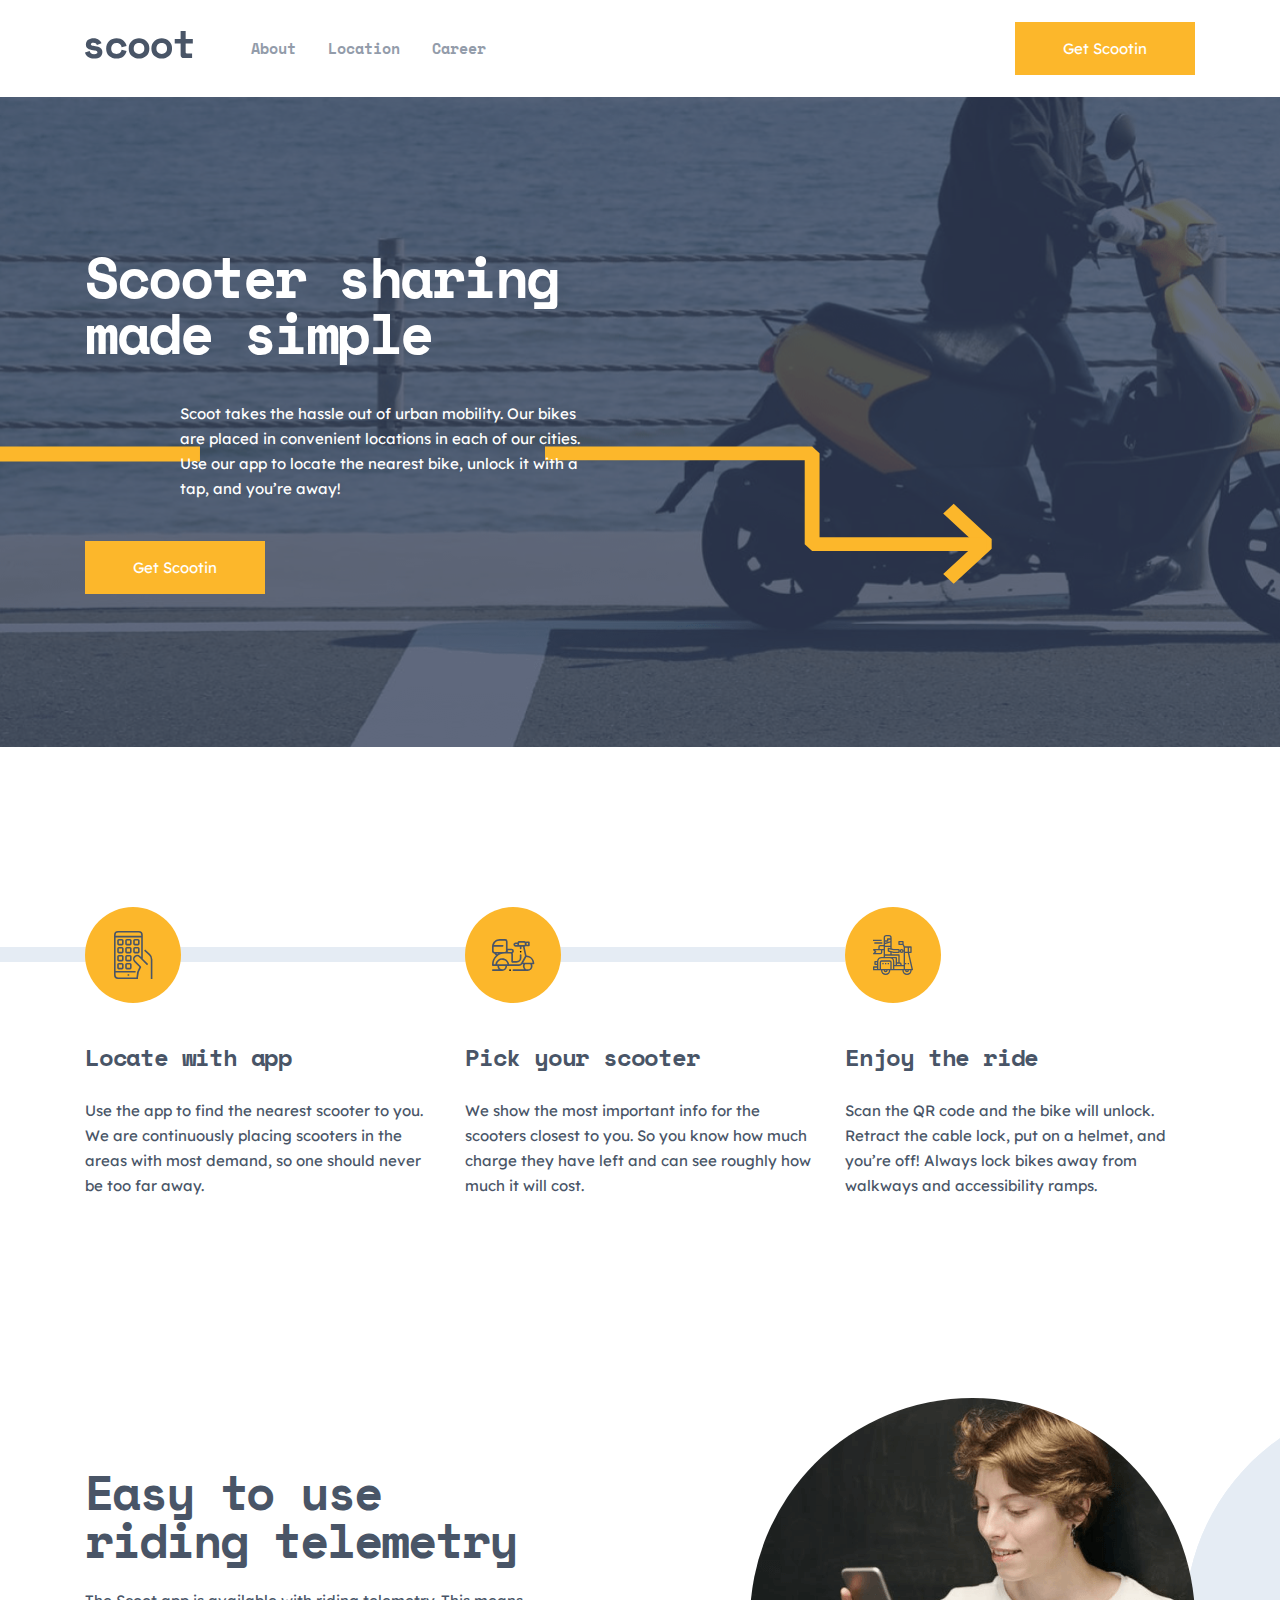
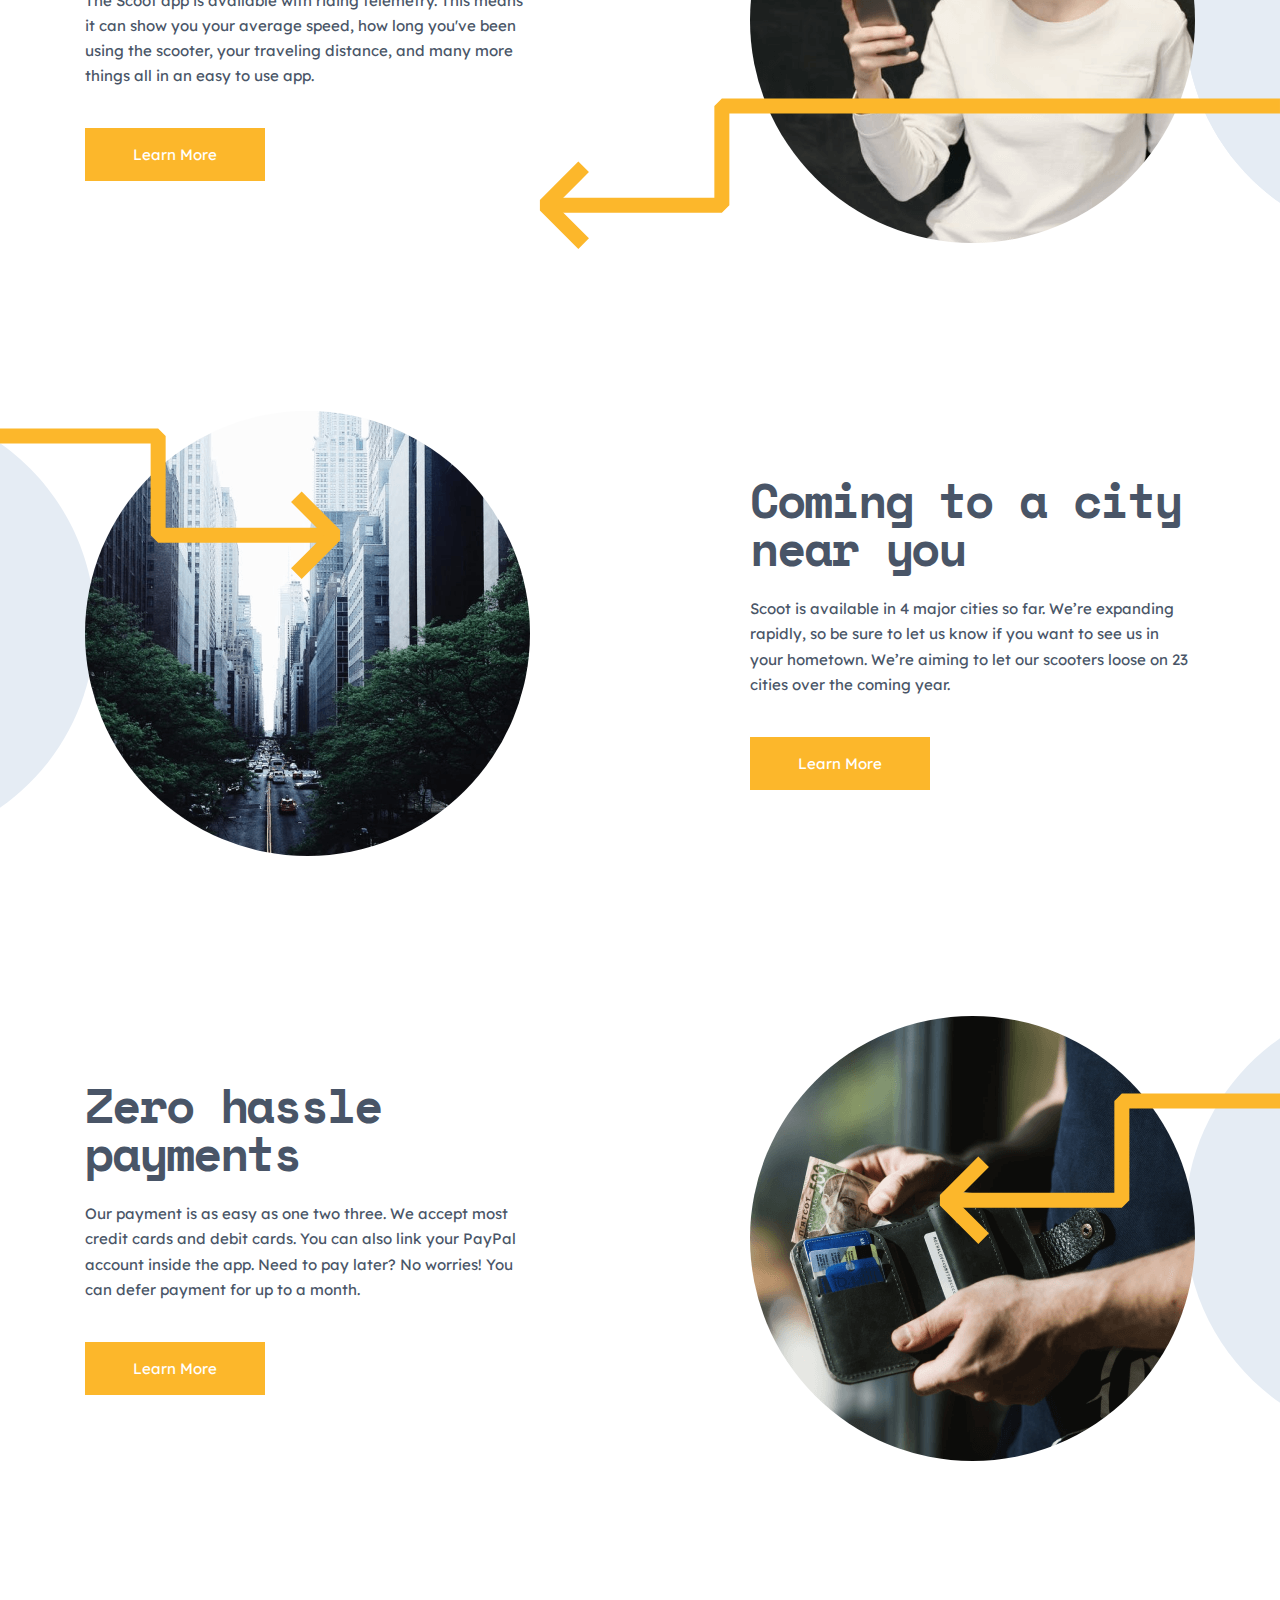
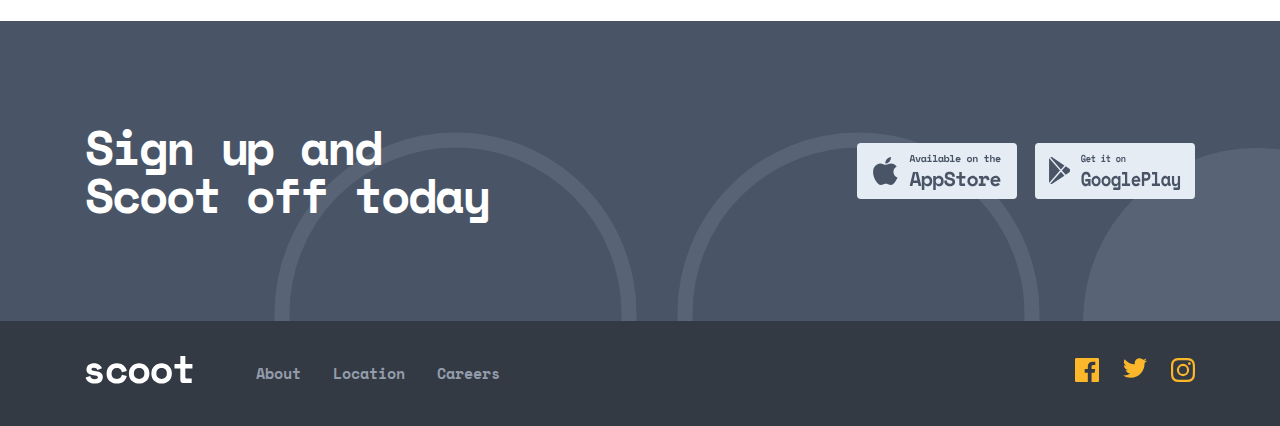
<file: index.html>
<!DOCTYPE html>
<html lang="en">
	<head>
		<meta charset="UTF-8" />
		<meta http-equiv="X-UA-Compatible" content="IE=edge" />
		<meta name="viewport" content="width=device-width, initial-scale=1.0" />
		<title>Scoot-Multi</title>
		<link rel="stylesheet" href="./css/normalize.css" />
		<link rel="stylesheet" href="./fonts/fonts.css" />
		<link rel="stylesheet" href="./css/main.css" />
	</head>
	<body>
		<header class="header">
			<div class="container">
				<div class="header__wrap">
					<img
						class="toggle-btn"
						src="./images/svg/toggle.svg"
						alt="toggle" />
					<a href="./index.html">
						<img
							src="./images/svg/logo.svg"
							alt="logo"
							width="107.8"
							height="28.5" />
					</a>
					<div class="header__block hidden smooth">
						<nav class="header__nav">
							<ul class="header__nav-list">
								<li class="header__nav-item">
									<a
										class="header__nav-link"
										href="./pages/about.html">
										About
									</a>
								</li>
								<li class="header__nav-item">
									<a
										class="header__nav-link"
										href="./pages/location.html">
										Location
									</a>
								</li>
								<li class="header__nav-item">
									<a
										class="header__nav-link"
										href="./pages/careers.html">
										Career
									</a>
								</li>
							</ul>
						</nav>
						<a class="header__btn btn" href="">Get Scootin</a>
					</div>
				</div>
			</div>
		</header>
		<!-- MAIN -->
		<main class="main">
			<!-- HERO -->
			<section class="hero">
				<div class="hero__block">
					<div class="container">
						<div class="hero__info">
							<div class="hero__info-block">
								<h1 class="hero__title title">
									Scooter sharing made simple
								</h1>
								<p class="hero__subtitle">
									Scoot takes the hassle out of urban
									mobility. Our bikes are placed in convenient
									locations in each of our cities. Use our app
									to locate the nearest bike, unlock it with a
									tap, and you’re away!
								</p>
								<a class="hero__btn btn" href="">Get Scootin</a>
							</div>
						</div>
					</div>
				</div>
			</section>

			<!-- CARDS -->
			<section class="cards">
				<div class="container">
					<ul class="cards__list">
						<li class="cards__item">
							<img
								src="./images/svg/mobile.svg"
								alt="mobile"
								class="cards__item-img" />
							<div class="cards__item-info">
								<h4 class="cards__item-title">
									Locate with app
								</h4>
								<p class="cards__item-subtitle">
									Use the app to find the nearest scooter to
									you. We are continuously placing scooters in
									the areas with most demand, so one should
									never be too far away.
								</p>
							</div>
						</li>
						<li class="cards__item">
							<img
								src="./images/svg/scooter.svg"
								alt="scooter"
								class="cards__item-img" />
							<div class="cards__item-info">
								<h4 class="cards__item-title">
									Pick your scooter
								</h4>
								<p class="cards__item-subtitle">
									We show the most important info for the
									scooters closest to you. So you know how
									much charge they have left and can see
									roughly how much it will cost.
								</p>
							</div>
						</li>
						<li class="cards__item">
							<img
								src="./images/svg/ride.svg"
								alt="ride"
								class="cards__item-img" />
							<div class="cards__item-info">
								<h4 class="cards__item-title">
									Enjoy the ride
								</h4>
								<p class="cards__item-subtitle">
									Scan the QR code and the bike will unlock.
									Retract the cable lock, put on a helmet, and
									you’re off! Always lock bikes away from
									walkways and accessibility ramps.
								</p>
							</div>
						</li>
					</ul>
				</div>
			</section>

			<!-- OFFERS -->
			<section class="offers">
				<div class="container">
					<div class="offers__wrap">
						<div class="offers__info">
							<h2 class="offers__title">
								Easy to use riding telemetry
							</h2>
							<p class="offers__subtitle">
								The Scoot app is available with riding
								telemetry. This means it can show you your
								average speed, how long you've been using the
								scooter, your traveling distance, and many more
								things all in an easy to use app.
							</p>
							<a class="offers__btn btn" href="">Learn More</a>
						</div>
						<div class="offers__img-block">
							<img
								class="offers__img"
								src="./images/png/easy.png"
								alt="easy"
								width="445"
								height="445"
								src="./images/png/easy.png 1x, ./images/png/easy@2x.png 2x" />
						</div>
					</div>
					<div class="offers__wrap info-right">
						<div class="offers__info">
							<h2 class="offers__title">
								Coming to a city near you
							</h2>
							<p class="offers__subtitle">
								Scoot is available in 4 major cities so far.
								We’re expanding rapidly, so be sure to let us
								know if you want to see us in your hometown.
								We’re aiming to let our scooters loose on 23
								cities over the coming year.
							</p>
							<a class="offers__btn btn" href="">Learn More</a>
						</div>
						<img
							class="offers__img"
							src="./images/png/city.png"
							alt="city"
							width="445"
							height="445"
							src="./images/png/city.png 1x, ./images/png/city@2x.png 2x" />
					</div>
					<div class="offers__wrap">
						<div class="offers__info">
							<h2 class="offers__title">Zero hassle payments</h2>
							<p class="offers__subtitle">
								Our payment is as easy as one two three. We
								accept most credit cards and debit cards. You
								can also link your PayPal account inside the
								app. Need to pay later? No worries! You can
								defer payment for up to a month.
							</p>
							<a class="offers__btn btn" href="">Learn More</a>
						</div>
						<img
							class="offers__img"
							src="./images/png/zero.png"
							alt="easy"
							width="445"
							height="445"
							src="./images/png/zero.png 1x, ./images/png/zero@2x.png 2x" />
					</div>
				</div>
			</section>
		</main>

		<!--  FOOTER -->
		<footer class="footer">
			<div class="footer__header">
				<div class="container">
					<div class="footer__header-block">
						<h2 class="footer__title">
							Sign up and Scoot off today
						</h2>
						<div class="apps">
							<img
								class="store"
								src="./images/svg/app-store.svg"
								alt="app-store" />
							<img
								class="store"
								src="./images/svg/play--store.svg"
								alt="play-store" />
						</div>
					</div>
				</div>
			</div>
			<div class="footer__bottom">
				<div class="container">
					<div class="footer__bottom-block">
						<div class="logo-nav">
							<a href=""
								><img
									class="footer__logo"
									src="./images/svg/logo-white.svg"
									alt="logo-white"
							/></a>
							<ul class="footer__list">
								<li class="footer__item">
									<a
										href="./pages/about.html"
										class="footer__link">
										About</a
									>
								</li>
								<li class="footer__item">
									<a
										href="./pages/location.html"
										class="footer__link">
										Location</a
									>
								</li>
								<li class="footer__item">
									<a
										href="./pages/careers.html"
										class="footer__link">
										Careers</a
									>
								</li>
							</ul>
						</div>
						<div class="social">
							<a class="social-icon" href="">
								<svg
									xmlns="http://www.w3.org/2000/svg"
									width="24"
									height="24"
									fill="none">
									<path
										fill="#FCB72B"
										d="M22.675 0H1.325C.593 0 0 .593 0 1.325v21.351C0 23.407.593 24 1.325 24H12.82v-9.294H9.692v-3.622h3.128V8.413c0-3.1 1.893-4.788 4.659-4.788 1.325 0 2.463.099 2.795.143v3.24l-1.918.001c-1.504 0-1.795.715-1.795 1.763v2.313h3.587l-.467 3.622h-3.12V24h6.116c.73 0 1.323-.593 1.323-1.325V1.325C24 .593 23.407 0 22.675 0Z" />
								</svg>
							</a>

							<a class="social-icon" href="">
								<svg
									xmlns="http://www.w3.org/2000/svg"
									width="24"
									height="20"
									fill="none">
									<path
										fill="#FCB72B"
										d="M24 2.557a9.83 9.83 0 0 1-2.828.775A4.932 4.932 0 0 0 23.337.608a9.864 9.864 0 0 1-3.127 1.195A4.916 4.916 0 0 0 16.616.248c-3.179 0-5.515 2.966-4.797 6.045A13.978 13.978 0 0 1 1.671 1.149a4.93 4.93 0 0 0 1.523 6.574 4.903 4.903 0 0 1-2.229-.616c-.054 2.281 1.581 4.415 3.949 4.89a4.935 4.935 0 0 1-2.224.084 4.928 4.928 0 0 0 4.6 3.419A9.9 9.9 0 0 1 0 17.54a13.94 13.94 0 0 0 7.548 2.212c9.142 0 14.307-7.721 13.995-14.646A10.025 10.025 0 0 0 24 2.557Z" />
								</svg>
							</a>

							<a class="social-icon" href="">
								<svg
									xmlns="http://www.w3.org/2000/svg"
									width="24"
									height="24"
									fill="none">
									<path
										fill="#FCB72B"
										fill-rule="evenodd"
										d="M12 0C8.741 0 8.333.014 7.053.072 2.695.272.273 2.69.073 7.052.014 8.333 0 8.741 0 12c0 3.259.014 3.668.072 4.948.2 4.358 2.618 6.78 6.98 6.98C8.333 23.986 8.741 24 12 24c3.259 0 3.668-.014 4.948-.072 4.354-.2 6.782-2.618 6.979-6.98.059-1.28.073-1.689.073-4.948 0-3.259-.014-3.667-.072-4.947-.196-4.354-2.617-6.78-6.979-6.98C15.668.014 15.259 0 12 0Zm0 2.163c3.204 0 3.584.012 4.85.07 3.252.148 4.771 1.691 4.919 4.919.058 1.265.069 1.645.069 4.849 0 3.205-.012 3.584-.069 4.849-.149 3.225-1.664 4.771-4.919 4.919-1.266.058-1.644.07-4.85.07-3.204 0-3.584-.012-4.849-.07-3.26-.149-4.771-1.699-4.919-4.92-.058-1.265-.07-1.644-.07-4.849 0-3.204.013-3.583.07-4.849.149-3.227 1.664-4.771 4.919-4.919 1.266-.057 1.645-.069 4.849-.069ZM5.838 12a6.162 6.162 0 1 1 12.324 0 6.162 6.162 0 0 1-12.324 0ZM12 16a4 4 0 1 1 0-8 4 4 0 0 1 0 8Zm4.965-10.405a1.44 1.44 0 1 1 2.881.001 1.44 1.44 0 0 1-2.881-.001Z"
										clip-rule="evenodd" />
								</svg>
							</a>
						</div>
					</div>
				</div>
			</div>
		</footer>

		<script src="./js/app.js"></script>
	</body>
</html>
</file>
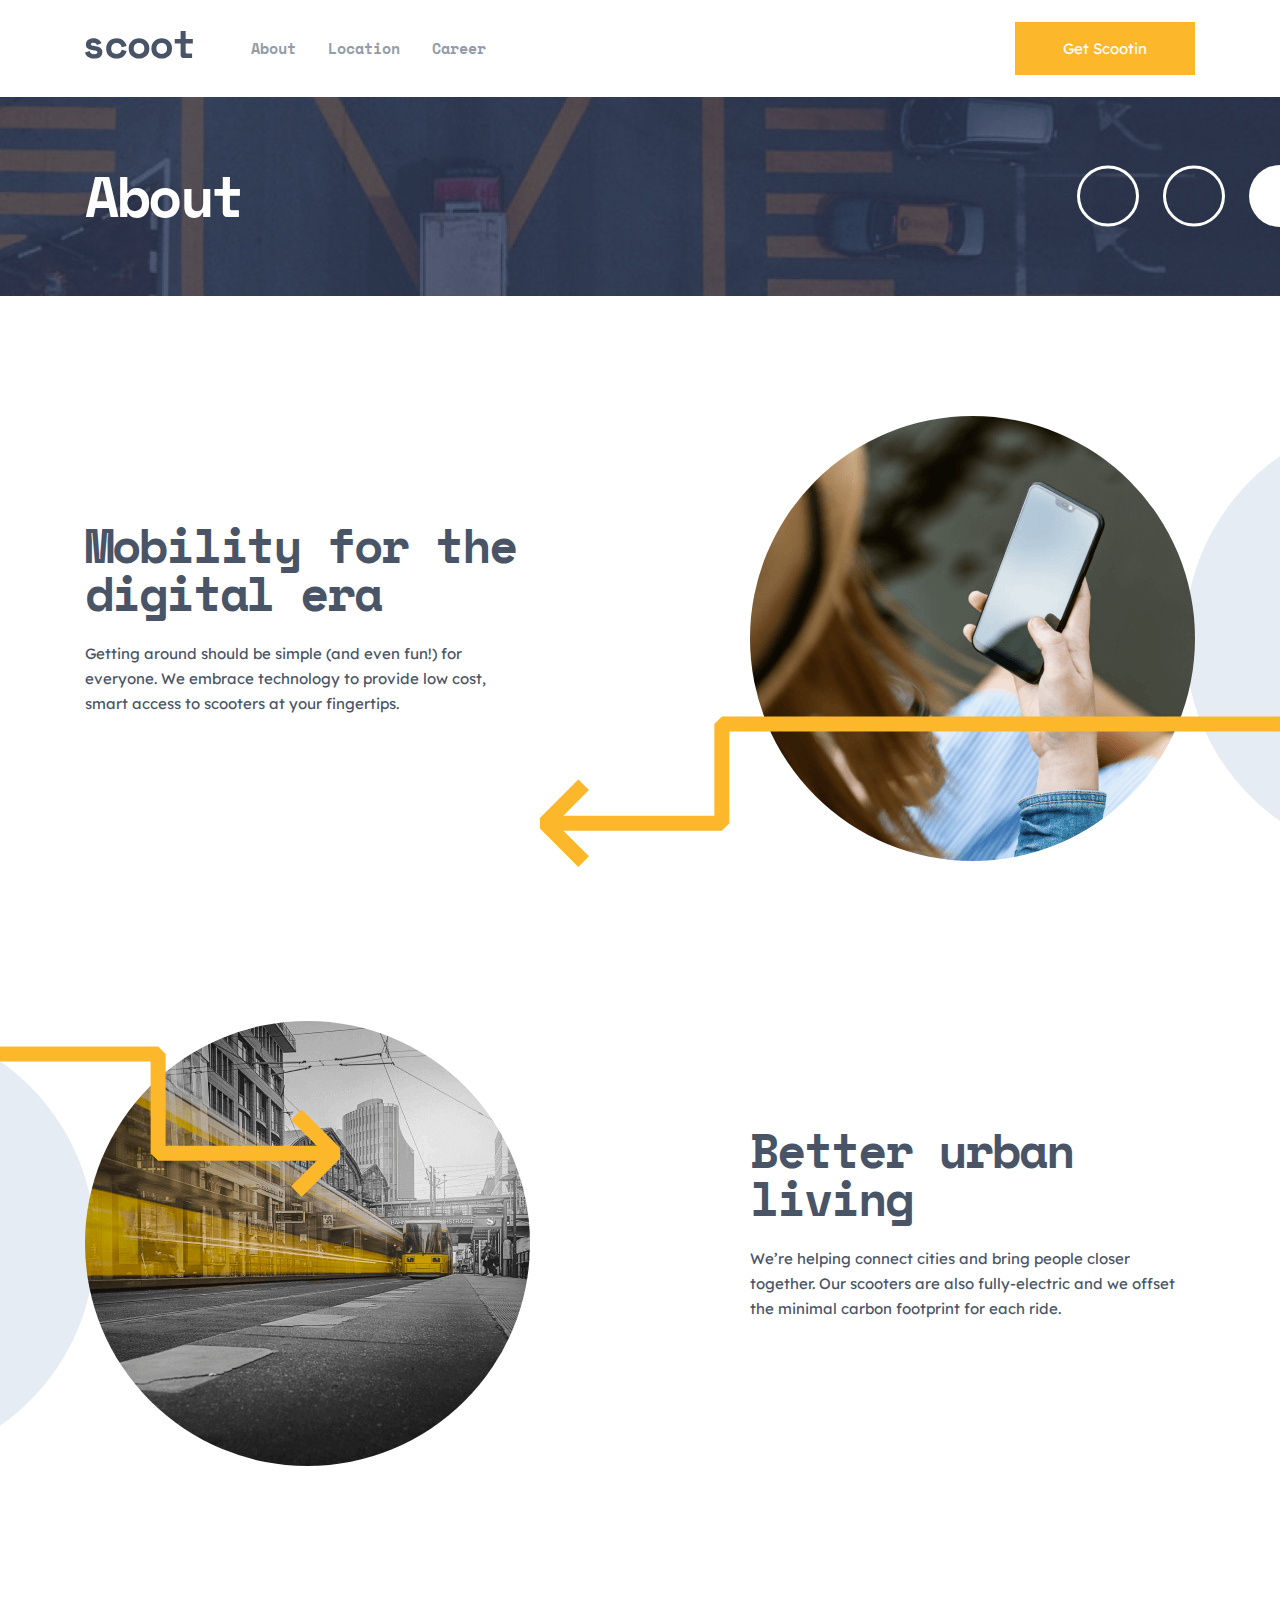
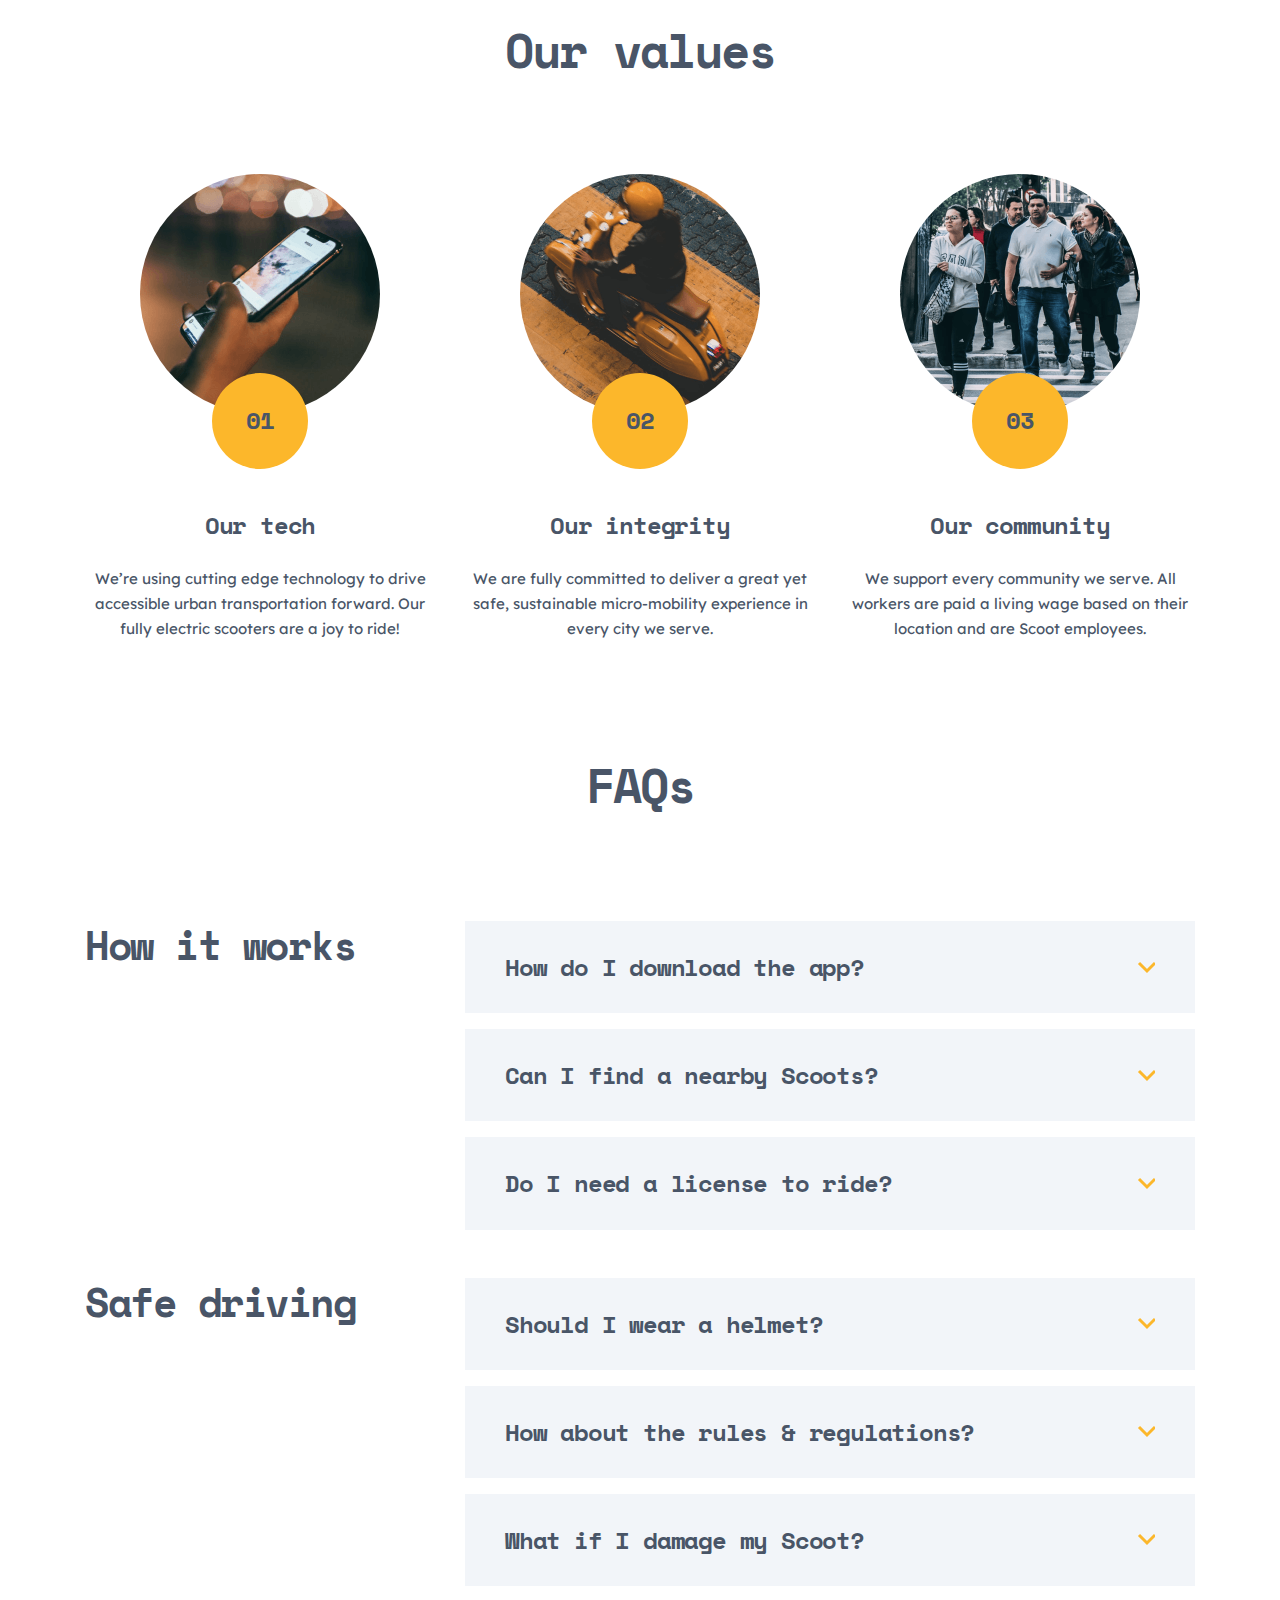
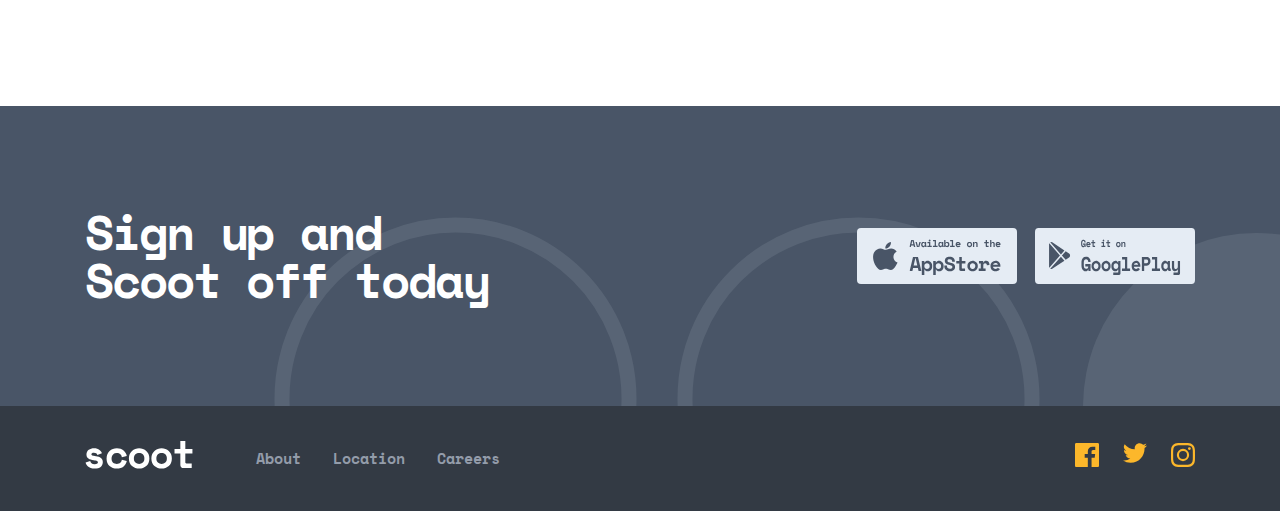
<file: pages/about.html>
<!DOCTYPE html>
<html lang="en">
	<head>
		<meta charset="UTF-8" />
		<meta http-equiv="X-UA-Compatible" content="IE=edge" />
		<meta name="viewport" content="width=device-width, initial-scale=1.0" />
		<title>Scoot-Multi</title>
		<link rel="stylesheet" href="../css/normalize.css" />
		<link rel="stylesheet" href="../fonts/fonts.css" />
		<link rel="stylesheet" href="../css/main.css" />
	</head>
	<body>
		<header class="header">
			<div class="container">
				<div class="header__wrap">
					<img
						class="toggle-btn"
						src="../images/svg/toggle.svg"
						alt="toggle" />
					<a href="../index.html">
						<img
							src="../images/svg/logo.svg"
							alt="logo"
							width="107.8"
							height="28.5" />
					</a>
					<div class="header__block hidden smooth">
						<nav class="header__nav">
							<ul class="header__nav-list">
								<li class="header__nav-item">
									<a
										class="header__nav-link"
										href="../pages/about.html">
										About
									</a>
								</li>
								<li class="header__nav-item">
									<a
										class="header__nav-link"
										href="../pages/location.html">
										Location
									</a>
								</li>
								<li class="header__nav-item">
									<a
										class="header__nav-link"
										href="../pages/careers.html">
										Career
									</a>
								</li>
							</ul>
						</nav>
						<a class="header__btn btn" href="">Get Scootin</a>
					</div>
				</div>
			</div>
		</header>
		<!-- MAIN -->
		<main class="main">
			<!-- MAIN-TOP -->
			<section class="main-top about-bg">
				<div class="main-top__block">
					<div class="container">
						<div class="main-top__block-info">
							<h1 class="main-top__title title">About</h1>
						</div>
					</div>
				</div>
			</section>

			<!-- OFFERS -->
			<section class="offers">
				<div class="container">
					<div class="offers__wrap">
						<div class="offers__info">
							<h2 class="offers__title">
								Mobility for the digital era
							</h2>
							<p class="offers__subtitle">
								Getting around should be simple (and even fun!)
								for everyone. We embrace technology to provide
								low cost, smart access to scooters at your
								fingertips.
							</p>
						</div>
						<img
							class="offers__img"
							src="../images/png/mobility.png"
							alt="easy"
							width="445"
							height="445"
							src="./images/png/mobility.png 1x, ./images/png/mobility@2x.png 2x" />
					</div>
					<div class="offers__wrap info-right">
						<div class="offers__info">
							<h2 class="offers__title">Better urban living</h2>
							<p class="offers__subtitle">
								We’re helping connect cities and bring people
								closer together. Our scooters are also
								fully-electric and we offset the minimal carbon
								footprint for each ride.
							</p>
						</div>
						<img
							class="offers__img"
							src="../images/png/urban.png"
							alt="city"
							width="445"
							height="445"
							src="./images/png/urban.png 1x, ./images/png/urban@2x.png 2x" />
					</div>
				</div>
			</section>
			<!-- VALUES -->
			<section class="category">
				<div class="container">
					<h2 class="category__title">Our values</h2>
					<ul class="category__list">
						<li class="category__item">
							<div class="category__item-block">
								<img
									class="category__item-img"
									src="../images/png/tech.png"
									alt="tech"
									width="240"
									height="240"
									srcset="
										../images/png/tech.png    1x,
										../images/png/tech@2x.png 2x
									" />
							</div>
							<h4 class="category__item-title">Our tech</h4>
							<p class="category__item-subt">
								We’re using cutting edge technology to drive
								accessible urban transportation forward. Our
								fully electric scooters are a joy to ride!
							</p>
						</li>
						<li class="category__item">
							<div class="category__item-block">
								<img
									class="category__item-img"
									src="../images/png/integrity.png"
									alt="tech"
									width="240"
									height="240"
									srcset="
										../images/png/integrity.png    1x,
										../images/png/integrity@2x.png 2x
									" />
							</div>
							<h4 class="category__item-title">Our integrity</h4>
							<p class="category__item-subt">
								We are fully committed to deliver a great yet
								safe, sustainable micro-mobility experience in
								every city we serve.
							</p>
						</li>
						<li class="category__item">
							<div class="category__item-block">
								<img
									class="category__item-img"
									src="../images/png/community.png"
									alt="tech"
									width="240"
									height="240"
									srcset="
										../images/png/community.png    1x,
										../images/png/community@2x.png 2x
									" />
							</div>
							<h4 class="category__item-title">Our community</h4>
							<p class="category__item-subt">
								We support every community we serve. All workers
								are paid a living wage based on their location
								and are Scoot employees.
							</p>
						</li>
					</ul>
				</div>
			</section>

			<!-- FAQ -->
			<section class="faq">
				<div class="container">
					<div class="faq__block">
						<h2 class="faq__title">FAQs</h2>
						<div class="faq__wrap">
							<h3 class="faq__wrap-title">How it works</h3>
							<ul class="faq__list">
								<li class="faq__item">
									<div class="title-srel">
										<h4 class="faq__item-title">
											How do I download the app?
										</h4>
										<img
											class="streltop"
											src="../images/svg/streltop.svg"
											alt="strelka" />
										<img
											class="strelbottom"
											src="../images/svg/strelbottom.svg"
											alt="strelka" />
									</div>
									<p class="faq__item-subt subt-hidden">
										To download the Scoot app, you can
										search “Scoot” in both the App and
										Google Play stores. An even simpler way
										to do it would be to click the relevant
										link at the bottom of this page and
										you’ll be re-directed to the correct
										page.
									</p>
								</li>
								<li class="faq__item">
									<div class="title-srel">
										<h4 class="faq__item-title">
											Can I find a nearby Scoots?
										</h4>
										<img
											class="streltop"
											src="../images/svg/streltop.svg"
											alt="strelka" />
										<img
											class="strelbottom"
											src="../images/svg/strelbottom.svg"
											alt="strelka" />
									</div>
									<p class="faq__item-subt subt-hidden">
										To download the Scoot app, you can
										search “Scoot” in both the App and
										Google Play stores. An even simpler way
										to do it would be to click the relevant
										link at the bottom of this page and
										you’ll be re-directed to the correct
										page.
									</p>
								</li>
								<li class="faq__item">
									<div class="title-srel">
										<h4 class="faq__item-title">
											Do I need a license to ride?
										</h4>
										<img
											class="streltop"
											src="../images/svg/streltop.svg"
											alt="strelka" />
										<img
											class="strelbottom"
											src="../images/svg/strelbottom.svg"
											alt="strelka" />
									</div>
									<p class="faq__item-subt subt-hidden">
										To download the Scoot app, you can
										search “Scoot” in both the App and
										Google Play stores. An even simpler way
										to do it would be to click the relevant
										link at the bottom of this page and
										you’ll be re-directed to the correct
										page.
									</p>
								</li>
							</ul>
						</div>
						<div class="faq__wrap">
							<h3 class="faq__wrap-title">Safe driving</h3>
							<ul class="faq__list">
								<li class="faq__item">
									<div class="title-srel">
										<h4 class="faq__item-title">
											Should I wear a helmet?
										</h4>
										<img
											class="streltop"
											src="../images/svg/streltop.svg"
											alt="strelka" />
										<img
											class="strelbottom"
											src="../images/svg/strelbottom.svg"
											alt="strelka" />
									</div>
									<p class="faq__item-subt subt-hidden">
										To download the Scoot app, you can
										search “Scoot” in both the App and
										Google Play stores. An even simpler way
										to do it would be to click the relevant
										link at the bottom of this page and
										you’ll be re-directed to the correct
										page.
									</p>
								</li>
								<li class="faq__item">
									<div class="title-srel">
										<h4 class="faq__item-title">
											How about the rules & regulations?
										</h4>
										<img
											class="streltop"
											src="../images/svg/streltop.svg"
											alt="strelka" />
										<img
											class="strelbottom"
											src="../images/svg/strelbottom.svg"
											alt="strelka" />
									</div>
									<p class="faq__item-subt subt-hidden">
										To download the Scoot app, you can
										search “Scoot” in both the App and
										Google Play stores. An even simpler way
										to do it would be to click the relevant
										link at the bottom of this page and
										you’ll be re-directed to the correct
										page.
									</p>
								</li>
								<li class="faq__item">
									<div class="title-srel">
										<h4 class="faq__item-title">
											What if I damage my Scoot?
										</h4>
										<img
											class="streltop"
											src="../images/svg/streltop.svg"
											alt="strelka" />
										<img
											class="strelbottom"
											src="../images/svg/strelbottom.svg"
											alt="strelka" />
									</div>
									<p class="faq__item-subt subt-hidden">
										To download the Scoot app, you can
										search “Scoot” in both the App and
										Google Play stores. An even simpler way
										to do it would be to click the relevant
										link at the bottom of this page and
										you’ll be re-directed to the correct
										page.
									</p>
								</li>
							</ul>
						</div>
					</div>
				</div>
			</section>
		</main>

		<!--  FOOTER -->
		<footer class="footer">
			<div class="footer__header">
				<div class="container">
					<div class="footer__header-block">
						<h2 class="footer__title">
							Sign up and Scoot off today
						</h2>
						<div class="apps">
							<img
								class="store"
								src="../images/svg/app-store.svg"
								alt="app-store" />
							<img
								class="store"
								src="../images/svg/play--store.svg"
								alt="play-store" />
						</div>
					</div>
				</div>
			</div>
			<div class="footer__bottom">
				<div class="container">
					<div class="footer__bottom-block">
						<div class="logo-nav">
							<a href="../index.html"
								><img
									class="footer__logo"
									src="../images/svg/logo-white.svg"
									alt="logo-white"
							/></a>
							<ul class="footer__list">
								<li class="footer__item">
									<a
										href="../pages/about.html"
										class="footer__link">
										About</a
									>
								</li>
								<li class="footer__item">
									<a
										href="../pages/location.html"
										class="footer__link">
										Location</a
									>
								</li>
								<li class="footer__item">
									<a
										href="../pages/careers.html"
										class="footer__link">
										Careers</a
									>
								</li>
							</ul>
						</div>
						<div class="social">
							<a class="social-icon" href="">
								<svg
									xmlns="http://www.w3.org/2000/svg"
									width="24"
									height="24"
									fill="none">
									<path
										fill="#FCB72B"
										d="M22.675 0H1.325C.593 0 0 .593 0 1.325v21.351C0 23.407.593 24 1.325 24H12.82v-9.294H9.692v-3.622h3.128V8.413c0-3.1 1.893-4.788 4.659-4.788 1.325 0 2.463.099 2.795.143v3.24l-1.918.001c-1.504 0-1.795.715-1.795 1.763v2.313h3.587l-.467 3.622h-3.12V24h6.116c.73 0 1.323-.593 1.323-1.325V1.325C24 .593 23.407 0 22.675 0Z" />
								</svg>
							</a>

							<a class="social-icon" href="">
								<svg
									xmlns="http://www.w3.org/2000/svg"
									width="24"
									height="20"
									fill="none">
									<path
										fill="#FCB72B"
										d="M24 2.557a9.83 9.83 0 0 1-2.828.775A4.932 4.932 0 0 0 23.337.608a9.864 9.864 0 0 1-3.127 1.195A4.916 4.916 0 0 0 16.616.248c-3.179 0-5.515 2.966-4.797 6.045A13.978 13.978 0 0 1 1.671 1.149a4.93 4.93 0 0 0 1.523 6.574 4.903 4.903 0 0 1-2.229-.616c-.054 2.281 1.581 4.415 3.949 4.89a4.935 4.935 0 0 1-2.224.084 4.928 4.928 0 0 0 4.6 3.419A9.9 9.9 0 0 1 0 17.54a13.94 13.94 0 0 0 7.548 2.212c9.142 0 14.307-7.721 13.995-14.646A10.025 10.025 0 0 0 24 2.557Z" />
								</svg>
							</a>

							<a class="social-icon" href="">
								<svg
									xmlns="http://www.w3.org/2000/svg"
									width="24"
									height="24"
									fill="none">
									<path
										fill="#FCB72B"
										fill-rule="evenodd"
										d="M12 0C8.741 0 8.333.014 7.053.072 2.695.272.273 2.69.073 7.052.014 8.333 0 8.741 0 12c0 3.259.014 3.668.072 4.948.2 4.358 2.618 6.78 6.98 6.98C8.333 23.986 8.741 24 12 24c3.259 0 3.668-.014 4.948-.072 4.354-.2 6.782-2.618 6.979-6.98.059-1.28.073-1.689.073-4.948 0-3.259-.014-3.667-.072-4.947-.196-4.354-2.617-6.78-6.979-6.98C15.668.014 15.259 0 12 0Zm0 2.163c3.204 0 3.584.012 4.85.07 3.252.148 4.771 1.691 4.919 4.919.058 1.265.069 1.645.069 4.849 0 3.205-.012 3.584-.069 4.849-.149 3.225-1.664 4.771-4.919 4.919-1.266.058-1.644.07-4.85.07-3.204 0-3.584-.012-4.849-.07-3.26-.149-4.771-1.699-4.919-4.92-.058-1.265-.07-1.644-.07-4.849 0-3.204.013-3.583.07-4.849.149-3.227 1.664-4.771 4.919-4.919 1.266-.057 1.645-.069 4.849-.069ZM5.838 12a6.162 6.162 0 1 1 12.324 0 6.162 6.162 0 0 1-12.324 0ZM12 16a4 4 0 1 1 0-8 4 4 0 0 1 0 8Zm4.965-10.405a1.44 1.44 0 1 1 2.881.001 1.44 1.44 0 0 1-2.881-.001Z"
										clip-rule="evenodd" />
								</svg>
							</a>
						</div>
					</div>
				</div>
			</div>
		</footer>

		<script src="../js/app.js"></script>
	</body>
</html>
</file>
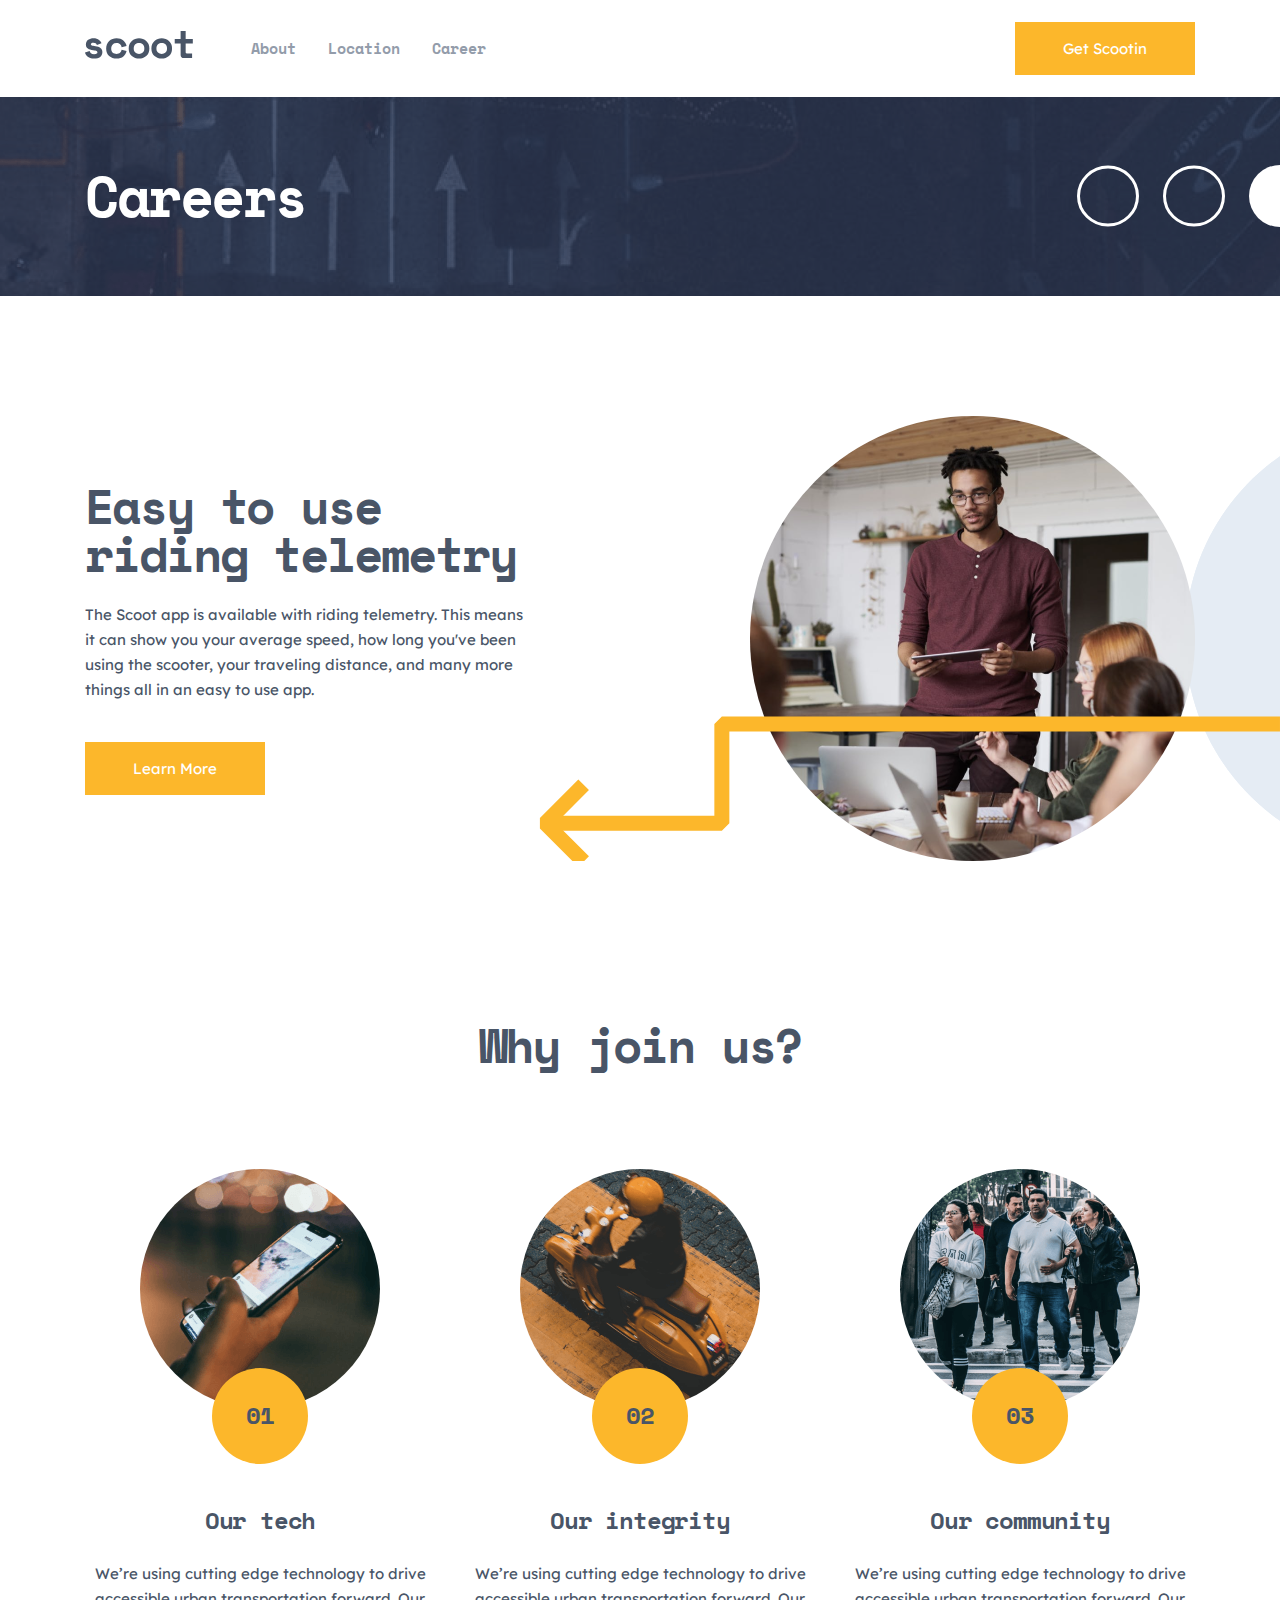
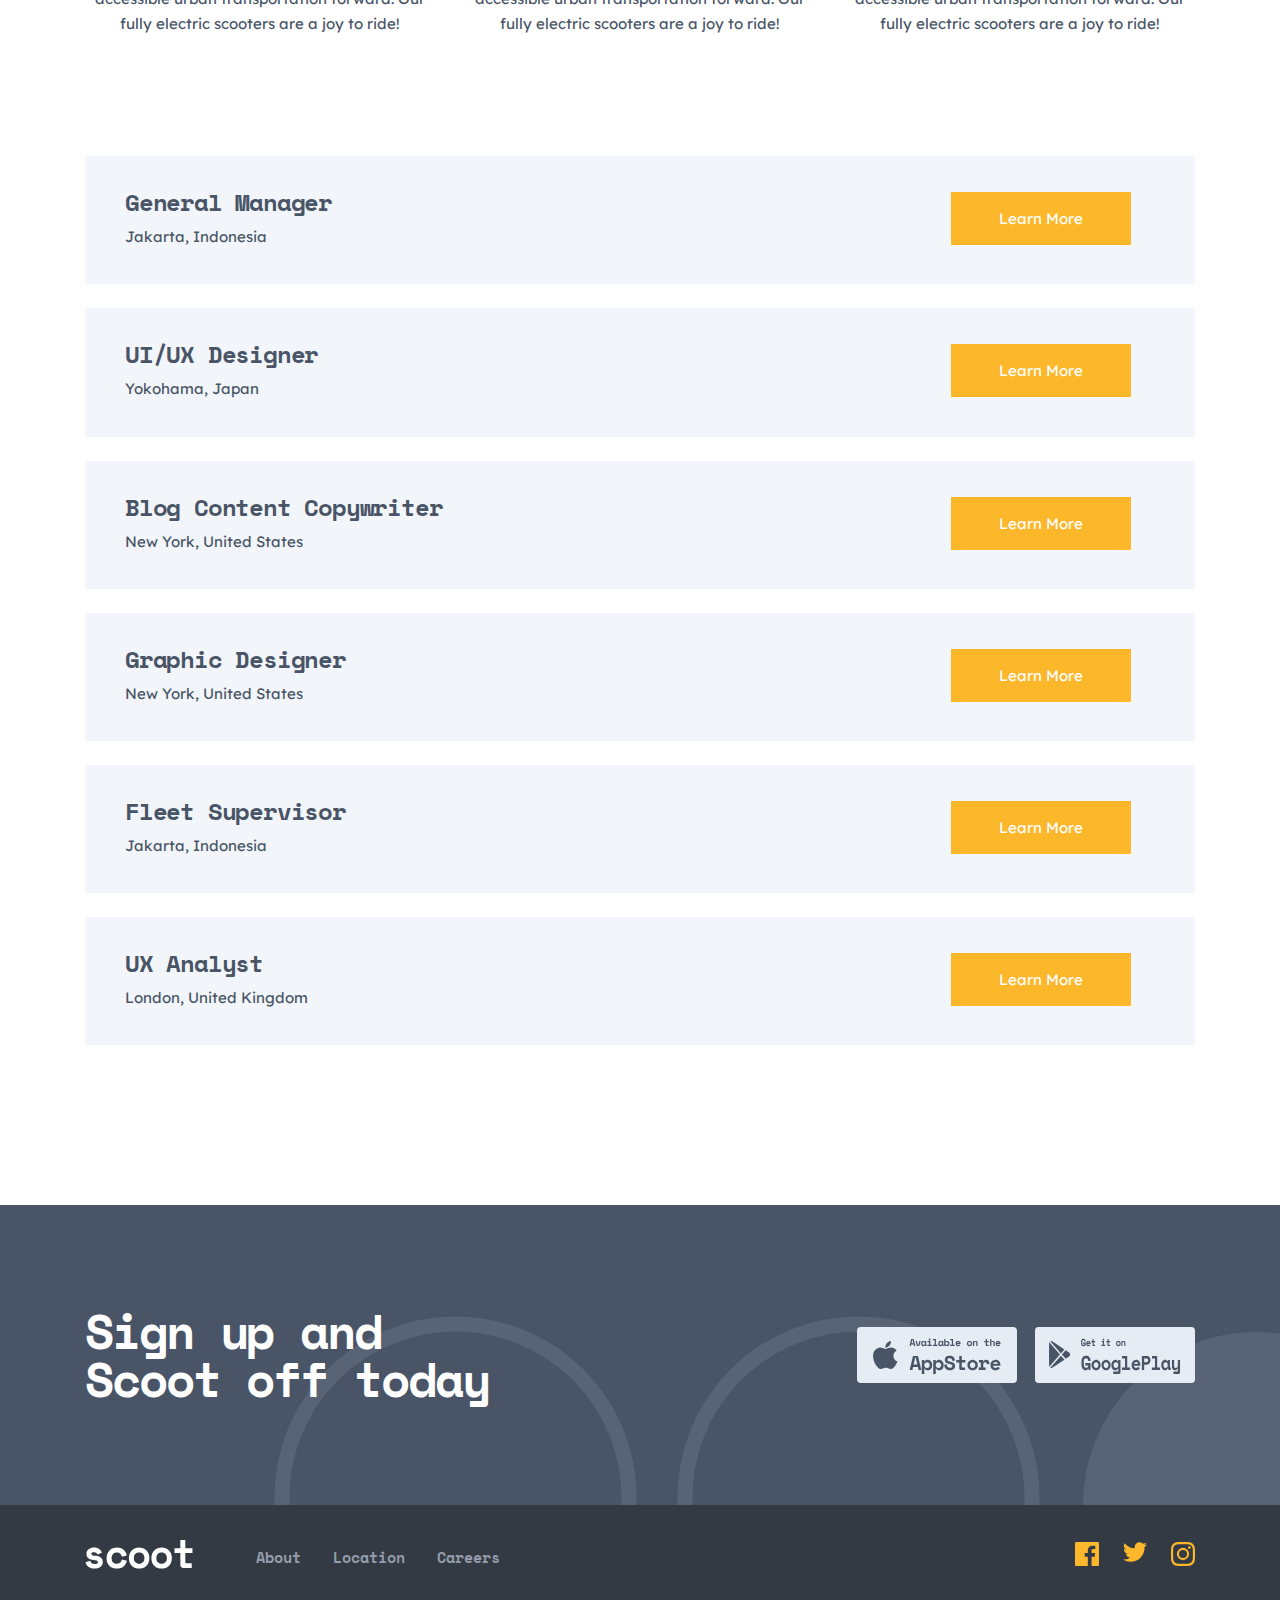
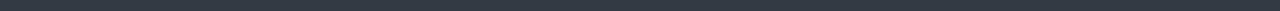
<file: pages/careers.html>
<!DOCTYPE html>
<html lang="en">
	<head>
		<meta charset="UTF-8" />
		<meta http-equiv="X-UA-Compatible" content="IE=edge" />
		<meta name="viewport" content="width=device-width, initial-scale=1.0" />
		<title>Scoot-Multi</title>
		<link rel="stylesheet" href="../css/normalize.css" />
		<link rel="stylesheet" href="../fonts/fonts.css" />
		<link rel="stylesheet" href="../css/main.css" />
	</head>
	<body>
		<header class="header">
			<div class="container">
				<div class="header__wrap">
					<img
						class="toggle-btn"
						src="../images/svg/toggle.svg"
						alt="toggle" />
					<a href="../index.html">
						<img
							src="../images/svg/logo.svg"
							alt="logo"
							width="107.8"
							height="28.5" />
					</a>
					<div class="header__block hidden smooth">
						<nav class="header__nav">
							<ul class="header__nav-list">
								<li class="header__nav-item">
									<a
										class="header__nav-link"
										href="./about.html">
										About
									</a>
								</li>
								<li class="header__nav-item">
									<a
										class="header__nav-link"
										href="../pages/location.html">
										Location
									</a>
								</li>
								<li class="header__nav-item">
									<a
										class="header__nav-link"
										href="../pages/careers.html">
										Career
									</a>
								</li>
							</ul>
						</nav>
						<a class="header__btn btn" href="">Get Scootin</a>
					</div>
				</div>
			</div>
		</header>
		<!-- MAIN -->
		<main class="main">
			<!-- MAIN-TOP -->
			<section class="main-top career-bg">
				<div class="main-top__block">
					<div class="container">
						<div class="main-top__block-info">
							<h1 class="main-top__title title">Careers</h1>
						</div>
					</div>
				</div>
			</section>

			<!-- OFFERS -->
			<section class="offers">
				<div class="container">
					<div class="offers__wrap">
						<div class="offers__info">
							<h2 class="offers__title">
								Easy to use riding telemetry
							</h2>
							<p class="offers__subtitle">
								The Scoot app is available with riding
								telemetry. This means it can show you your
								average speed, how long you've been using the
								scooter, your traveling distance, and many more
								things all in an easy to use app.
							</p>
							<a class="offers__btn btn" href="">Learn More</a>
						</div>
						<img
							class="offers__img"
							src="../images/png/care.png"
							alt="easy"
							width="445"
							height="445"
							src="../images/png/care.png 1x, ../images/png/care@2x.png 2x" />
					</div>
				</div>
			</section>
			<!-- VALUES -->
			<section class="category">
				<div class="container">
					<h2 class="category__title">Why join us?</h2>
					<ul class="category__list">
						<li class="category__item">
							<div class="category__item-block">
								<img
									class="category__item-img"
									src="../images/png/tech.png"
									alt="tech"
									width="240"
									height="240"
									srcset="
										../images/png/tech.png    1x,
										../images/png/tech@2x.png 2x
									" />
							</div>
							<h4 class="category__item-title">Our tech</h4>
							<p class="category__item-subt">
								We’re using cutting edge technology to drive
								accessible urban transportation forward. Our
								fully electric scooters are a joy to ride!
							</p>
						</li>
						<li class="category__item">
							<div class="category__item-block">
								<img
									class="category__item-img"
									src="../images/png/integrity.png"
									alt="tech"
									width="240"
									height="240"
									srcset="
										../images/png/integrity.png    1x,
										../images/png/integrity@2x.png 2x
									" />
							</div>
							<h4 class="category__item-title">Our integrity</h4>
							<p class="category__item-subt">
								We’re using cutting edge technology to drive
								accessible urban transportation forward. Our
								fully electric scooters are a joy to ride!
							</p>
						</li>
						<li class="category__item">
							<div class="category__item-block">
								<img
									class="category__item-img"
									src="../images/png/community.png"
									alt="tech"
									width="240"
									height="240"
									srcset="
										../images/png/community.png    1x,
										../images/png/community@2x.png 2x
									" />
							</div>
							<h4 class="category__item-title">Our community</h4>
							<p class="category__item-subt">
								We’re using cutting edge technology to drive
								accessible urban transportation forward. Our
								fully electric scooters are a joy to ride!
							</p>
						</li>
					</ul>
				</div>
			</section>

			<!-- JOBS -->
			<section class="job">
				<div class="container">
					<ul class="job__list">
						<li class="job__item">
							<div class="job__item-info">
								<h4 class="job__item-type">General Manager</h4>
								<p class="job__item-location">
									Jakarta, Indonesia
								</p>
							</div>
							<a class="job__btn btn" href="">Learn More</a>
						</li>
						<li class="job__item">
							<div class="job__item-info">
								<h4 class="job__item-type">UI/UX Designer</h4>
								<p class="job__item-location">
									Yokohama, Japan
								</p>
							</div>
							<a class="job__btn btn" href="">Learn More</a>
						</li>
						<li class="job__item">
							<div class="job__item-info">
								<h4 class="job__item-type">
									Blog Content Copywriter
								</h4>
								<p class="job__item-location">
									New York, United States
								</p>
							</div>
							<a class="job__btn btn" href="">Learn More</a>
						</li>
						<li class="job__item">
							<div class="job__item-info">
								<h4 class="job__item-type">Graphic Designer</h4>
								<p class="job__item-location">
									New York, United States
								</p>
							</div>
							<a class="job__btn btn" href="">Learn More</a>
						</li>
						<li class="job__item">
							<div class="job__item-info">
								<h4 class="job__item-type">Fleet Supervisor</h4>
								<p class="job__item-location">
									Jakarta, Indonesia
								</p>
							</div>
							<a class="job__btn btn" href="">Learn More</a>
						</li>
						<li class="job__item">
							<div class="job__item-info">
								<h4 class="job__item-type">UX Analyst</h4>
								<p class="job__item-location">
									London, United Kingdom
								</p>
							</div>
							<a class="job__btn btn" href="">Learn More</a>
						</li>
					</ul>
				</div>
			</section>
		</main>

		<!--  FOOTER -->
		<footer class="footer">
			<div class="footer__header">
				<div class="container">
					<div class="footer__header-block">
						<h2 class="footer__title">
							Sign up and Scoot off today
						</h2>
						<div class="apps">
							<img
								class="store"
								src="../images/svg/app-store.svg"
								alt="app-store" />
							<img
								class="store"
								src="../images/svg/play--store.svg"
								alt="play-store" />
						</div>
					</div>
				</div>
			</div>
			<div class="footer__bottom">
				<div class="container">
					<div class="footer__bottom-block">
						<div class="logo-nav">
							<a href="../index.html"
								><img
									class="footer__logo"
									src="../images/svg/logo-white.svg"
									alt="logo-white"
							/></a>
							<ul class="footer__list">
								<li class="footer__item">
									<a
										href="../pages/about.html"
										class="footer__link">
										About</a
									>
								</li>
								<li class="footer__item">
									<a
										href="../pages/location.html"
										class="footer__link">
										Location</a
									>
								</li>
								<li class="footer__item">
									<a
										href="../pages/careers.html"
										class="footer__link">
										Careers</a
									>
								</li>
							</ul>
						</div>
						<div class="social">
							<a class="social-icon" href="">
								<svg
									xmlns="http://www.w3.org/2000/svg"
									width="24"
									height="24"
									fill="none">
									<path
										fill="#FCB72B"
										d="M22.675 0H1.325C.593 0 0 .593 0 1.325v21.351C0 23.407.593 24 1.325 24H12.82v-9.294H9.692v-3.622h3.128V8.413c0-3.1 1.893-4.788 4.659-4.788 1.325 0 2.463.099 2.795.143v3.24l-1.918.001c-1.504 0-1.795.715-1.795 1.763v2.313h3.587l-.467 3.622h-3.12V24h6.116c.73 0 1.323-.593 1.323-1.325V1.325C24 .593 23.407 0 22.675 0Z" />
								</svg>
							</a>

							<a class="social-icon" href="">
								<svg
									xmlns="http://www.w3.org/2000/svg"
									width="24"
									height="20"
									fill="none">
									<path
										fill="#FCB72B"
										d="M24 2.557a9.83 9.83 0 0 1-2.828.775A4.932 4.932 0 0 0 23.337.608a9.864 9.864 0 0 1-3.127 1.195A4.916 4.916 0 0 0 16.616.248c-3.179 0-5.515 2.966-4.797 6.045A13.978 13.978 0 0 1 1.671 1.149a4.93 4.93 0 0 0 1.523 6.574 4.903 4.903 0 0 1-2.229-.616c-.054 2.281 1.581 4.415 3.949 4.89a4.935 4.935 0 0 1-2.224.084 4.928 4.928 0 0 0 4.6 3.419A9.9 9.9 0 0 1 0 17.54a13.94 13.94 0 0 0 7.548 2.212c9.142 0 14.307-7.721 13.995-14.646A10.025 10.025 0 0 0 24 2.557Z" />
								</svg>
							</a>

							<a class="social-icon" href="">
								<svg
									xmlns="http://www.w3.org/2000/svg"
									width="24"
									height="24"
									fill="none">
									<path
										fill="#FCB72B"
										fill-rule="evenodd"
										d="M12 0C8.741 0 8.333.014 7.053.072 2.695.272.273 2.69.073 7.052.014 8.333 0 8.741 0 12c0 3.259.014 3.668.072 4.948.2 4.358 2.618 6.78 6.98 6.98C8.333 23.986 8.741 24 12 24c3.259 0 3.668-.014 4.948-.072 4.354-.2 6.782-2.618 6.979-6.98.059-1.28.073-1.689.073-4.948 0-3.259-.014-3.667-.072-4.947-.196-4.354-2.617-6.78-6.979-6.98C15.668.014 15.259 0 12 0Zm0 2.163c3.204 0 3.584.012 4.85.07 3.252.148 4.771 1.691 4.919 4.919.058 1.265.069 1.645.069 4.849 0 3.205-.012 3.584-.069 4.849-.149 3.225-1.664 4.771-4.919 4.919-1.266.058-1.644.07-4.85.07-3.204 0-3.584-.012-4.849-.07-3.26-.149-4.771-1.699-4.919-4.92-.058-1.265-.07-1.644-.07-4.849 0-3.204.013-3.583.07-4.849.149-3.227 1.664-4.771 4.919-4.919 1.266-.057 1.645-.069 4.849-.069ZM5.838 12a6.162 6.162 0 1 1 12.324 0 6.162 6.162 0 0 1-12.324 0ZM12 16a4 4 0 1 1 0-8 4 4 0 0 1 0 8Zm4.965-10.405a1.44 1.44 0 1 1 2.881.001 1.44 1.44 0 0 1-2.881-.001Z"
										clip-rule="evenodd" />
								</svg>
							</a>
						</div>
					</div>
				</div>
			</div>
		</footer>

		<script src="../js/app.js"></script>
	</body>
</html>
</file>
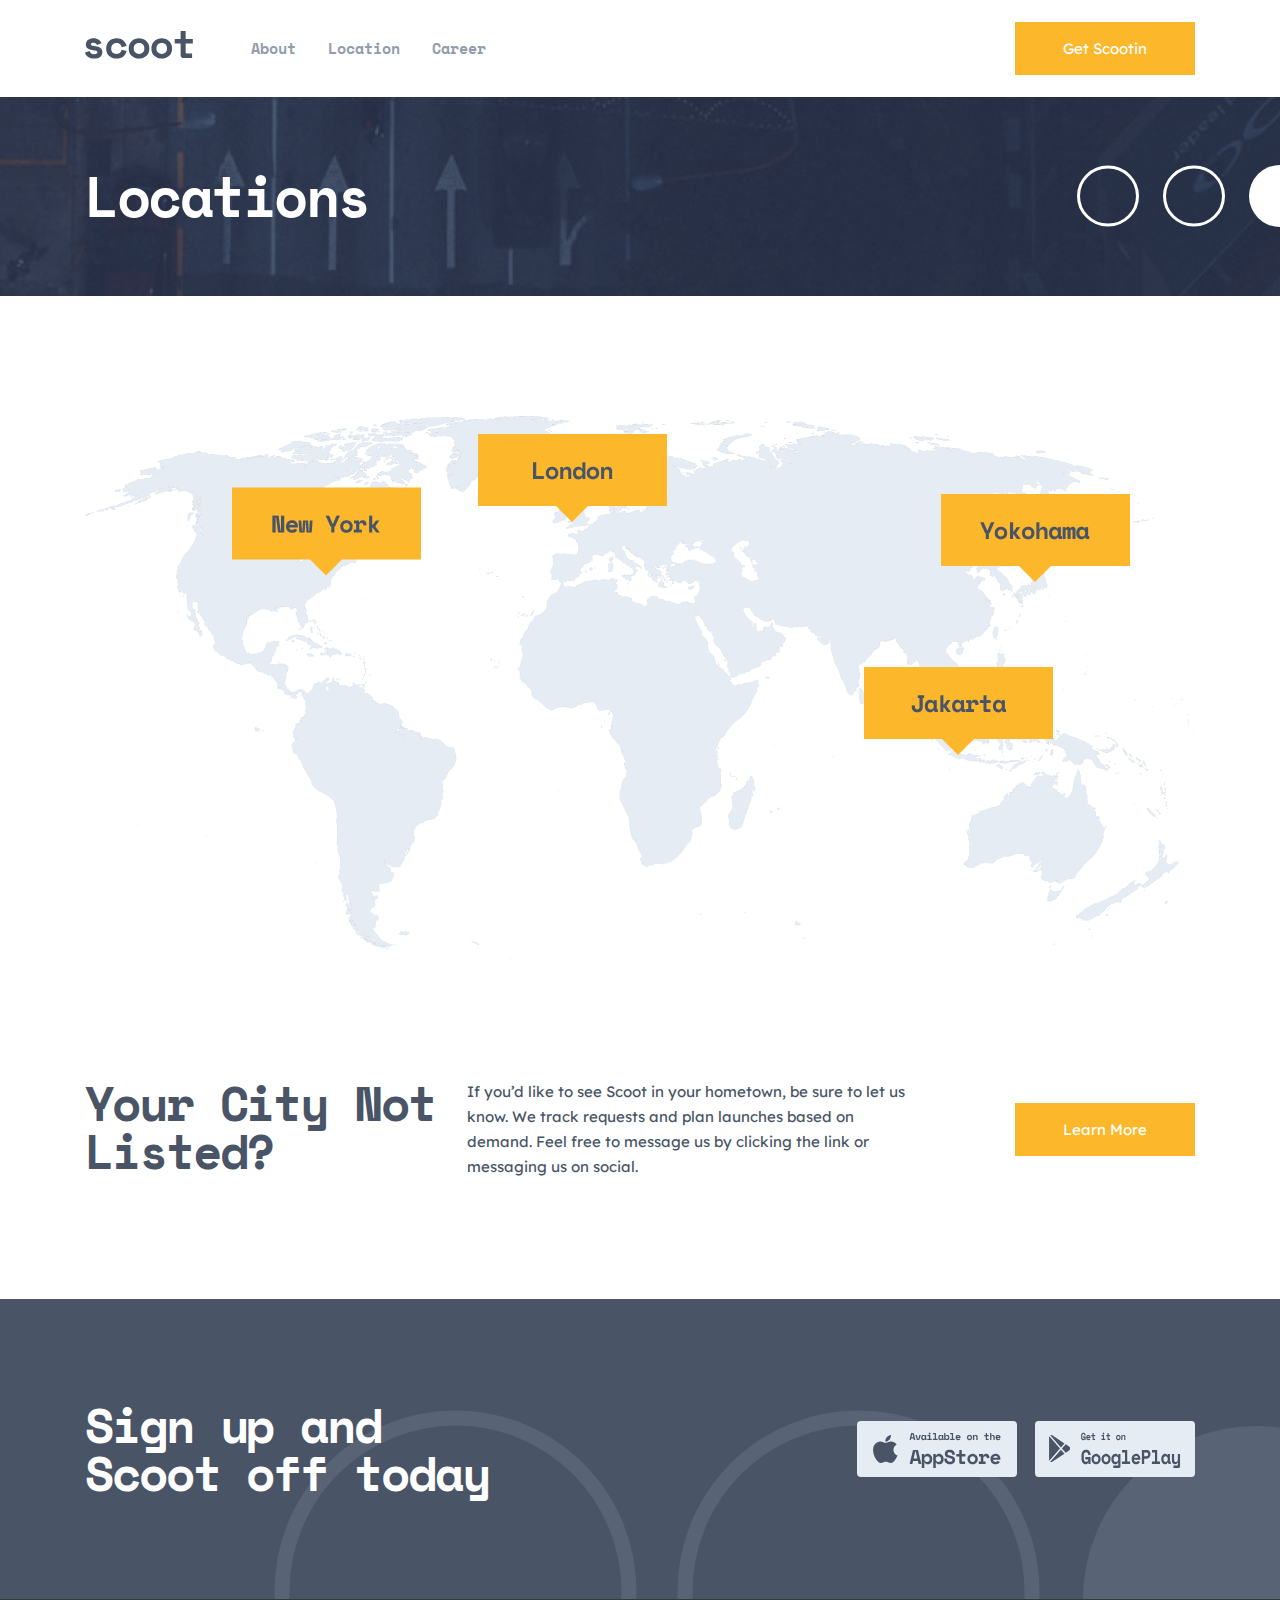
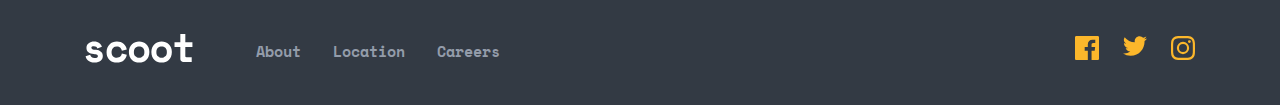
<file: pages/location.html>
<!DOCTYPE html>
<html lang="en">
	<head>
		<meta charset="UTF-8" />
		<meta http-equiv="X-UA-Compatible" content="IE=edge" />
		<meta name="viewport" content="width=device-width, initial-scale=1.0" />
		<title>Scoot-Multi</title>
		<link rel="stylesheet" href="../css/normalize.css" />
		<link rel="stylesheet" href="../fonts/fonts.css" />
		<link rel="stylesheet" href="../css/main.css" />
	</head>
	<body>
		<header class="header">
			<div class="container">
				<div class="header__wrap">
					<img
						class="toggle-btn"
						src="../images/svg/toggle.svg"
						alt="toggle" />
					<a href="../index.html">
						<img
							src="../images/svg/logo.svg"
							alt="logo"
							width="107.8"
							height="28.5" />
					</a>
					<div class="header__block hidden smooth">
						<nav class="header__nav">
							<ul class="header__nav-list">
								<li class="header__nav-item">
									<a
										class="header__nav-link"
										href="./about.html">
										About
									</a>
								</li>
								<li class="header__nav-item">
									<a
										class="header__nav-link"
										href="../pages/location.html">
										Location
									</a>
								</li>
								<li class="header__nav-item">
									<a
										class="header__nav-link"
										href="../pages/careers.html">
										Career
									</a>
								</li>
							</ul>
						</nav>
						<a class="header__btn btn" href="">Get Scootin</a>
					</div>
				</div>
			</div>
		</header>
		<!-- MAIN -->
		<main class="main">
			<!-- MAIN-TOP -->
			<section class="main-top career-bg">
				<div class="main-top__block">
					<div class="container">
						<div class="main-top__block-info">
							<h1 class="main-top__title title">Locations</h1>
						</div>
					</div>
				</div>
			</section>

			<!-- MAP -->
			<section class="map">
				<div class="container">
					<img
						class="map__img"
						src="../images/png/location.png"
						alt=""
						width="1110"
						height="543"
						srcset="
							../images/png/location.png    1x,
							../images/png/location@2x.png 2x
						" />
					<img
						class="map__mini-img"
						src="../images/png/map.png"
						alt=""
						width="311"
						height="152"
						srcset="
							../images/png/map.png    1x,
							../images/png/map@2x.png 2x
						" />
					<div class="cities">
						<ul class="cities__list">
							<li class="cities__item">
								<a class="cities__link" href=""> New York </a>
							</li>
							<li class="cities__item">
								<a class="cities__link" href=""> London </a>
							</li>
							<li class="cities__item">
								<a class="cities__link" href=""> Jakarta </a>
							</li>
							<li class="cities__item">
								<a class="cities__link" href=""> Yokohama </a>
							</li>
						</ul>
					</div>
					<div class="map__info">
						<div class="map__info-block">
							<h2 class="map__info-title">
								Your City Not Listed?
							</h2>
							<p class="map__info-subt">
								If you’d like to see Scoot in your hometown, be
								sure to let us know. We track requests and plan
								launches based on demand. Feel free to message
								us by clicking the link or messaging us on
								social.
							</p>
						</div>
						<div class="link-wrapper">
							<a class="map__btn btn" href="">Learn More</a>
						</div>
					</div>
				</div>
			</section>
		</main>

		<!--  FOOTER -->
		<footer class="footer">
			<div class="footer__header">
				<div class="container">
					<div class="footer__header-block">
						<h2 class="footer__title">
							Sign up and Scoot off today
						</h2>
						<div class="apps">
							<img
								class="store"
								src="../images/svg/app-store.svg"
								alt="app-store" />
							<img
								class="store"
								src="../images/svg/play--store.svg"
								alt="play-store" />
						</div>
					</div>
				</div>
			</div>
			<div class="footer__bottom">
				<div class="container">
					<div class="footer__bottom-block">
						<div class="logo-nav">
							<a href="../index.html"
								><img
									class="footer__logo"
									src="../images/svg/logo-white.svg"
									alt="logo-white"
							/></a>
							<ul class="footer__list">
								<li class="footer__item">
									<a
										href="../pages/about.html"
										class="footer__link">
										About</a
									>
								</li>
								<li class="footer__item">
									<a
										href="../pages/location.html"
										class="footer__link">
										Location</a
									>
								</li>
								<li class="footer__item">
									<a
										href="../pages/careers.html"
										class="footer__link">
										Careers</a
									>
								</li>
							</ul>
						</div>
						<div class="social">
							<a class="social-icon" href="">
								<svg
									xmlns="http://www.w3.org/2000/svg"
									width="24"
									height="24"
									fill="none">
									<path
										fill="#FCB72B"
										d="M22.675 0H1.325C.593 0 0 .593 0 1.325v21.351C0 23.407.593 24 1.325 24H12.82v-9.294H9.692v-3.622h3.128V8.413c0-3.1 1.893-4.788 4.659-4.788 1.325 0 2.463.099 2.795.143v3.24l-1.918.001c-1.504 0-1.795.715-1.795 1.763v2.313h3.587l-.467 3.622h-3.12V24h6.116c.73 0 1.323-.593 1.323-1.325V1.325C24 .593 23.407 0 22.675 0Z" />
								</svg>
							</a>

							<a class="social-icon" href="">
								<svg
									xmlns="http://www.w3.org/2000/svg"
									width="24"
									height="20"
									fill="none">
									<path
										fill="#FCB72B"
										d="M24 2.557a9.83 9.83 0 0 1-2.828.775A4.932 4.932 0 0 0 23.337.608a9.864 9.864 0 0 1-3.127 1.195A4.916 4.916 0 0 0 16.616.248c-3.179 0-5.515 2.966-4.797 6.045A13.978 13.978 0 0 1 1.671 1.149a4.93 4.93 0 0 0 1.523 6.574 4.903 4.903 0 0 1-2.229-.616c-.054 2.281 1.581 4.415 3.949 4.89a4.935 4.935 0 0 1-2.224.084 4.928 4.928 0 0 0 4.6 3.419A9.9 9.9 0 0 1 0 17.54a13.94 13.94 0 0 0 7.548 2.212c9.142 0 14.307-7.721 13.995-14.646A10.025 10.025 0 0 0 24 2.557Z" />
								</svg>
							</a>

							<a class="social-icon" href="">
								<svg
									xmlns="http://www.w3.org/2000/svg"
									width="24"
									height="24"
									fill="none">
									<path
										fill="#FCB72B"
										fill-rule="evenodd"
										d="M12 0C8.741 0 8.333.014 7.053.072 2.695.272.273 2.69.073 7.052.014 8.333 0 8.741 0 12c0 3.259.014 3.668.072 4.948.2 4.358 2.618 6.78 6.98 6.98C8.333 23.986 8.741 24 12 24c3.259 0 3.668-.014 4.948-.072 4.354-.2 6.782-2.618 6.979-6.98.059-1.28.073-1.689.073-4.948 0-3.259-.014-3.667-.072-4.947-.196-4.354-2.617-6.78-6.979-6.98C15.668.014 15.259 0 12 0Zm0 2.163c3.204 0 3.584.012 4.85.07 3.252.148 4.771 1.691 4.919 4.919.058 1.265.069 1.645.069 4.849 0 3.205-.012 3.584-.069 4.849-.149 3.225-1.664 4.771-4.919 4.919-1.266.058-1.644.07-4.85.07-3.204 0-3.584-.012-4.849-.07-3.26-.149-4.771-1.699-4.919-4.92-.058-1.265-.07-1.644-.07-4.849 0-3.204.013-3.583.07-4.849.149-3.227 1.664-4.771 4.919-4.919 1.266-.057 1.645-.069 4.849-.069ZM5.838 12a6.162 6.162 0 1 1 12.324 0 6.162 6.162 0 0 1-12.324 0ZM12 16a4 4 0 1 1 0-8 4 4 0 0 1 0 8Zm4.965-10.405a1.44 1.44 0 1 1 2.881.001 1.44 1.44 0 0 1-2.881-.001Z"
										clip-rule="evenodd" />
								</svg>
							</a>
						</div>
					</div>
				</div>
			</div>
		</footer>

		<script src="../js/app.js"></script>
	</body>
</html>
</file>
<file: fonts/fonts.css>
/* space-mono-regular - latin */
@font-face {
	font-family: "Space Mono";
	font-style: normal;
	font-weight: 400;
	src: local(""),
		url("../fonts/space-mono-v12-latin-regular.woff2") format("woff2"),
		/* Chrome 26+, Opera 23+, Firefox 39+ */
			url("../fonts/space-mono-v12-latin-regular.woff") format("woff"); /* Chrome 6+, Firefox 3.6+, IE 9+, Safari 5.1+ */
}
/* space-mono-700 - latin */
@font-face {
	font-family: "Space Mono";
	font-style: normal;
	font-weight: 700;
	src: local(""),
		url("../fonts/space-mono-v12-latin-700.woff2") format("woff2"),
		/* Chrome 26+, Opera 23+, Firefox 39+ */
			url("../fonts/space-mono-v12-latin-700.woff") format("woff"); /* Chrome 6+, Firefox 3.6+, IE 9+, Safari 5.1+ */
}
/* lexend-deca-regular - latin */
@font-face {
	font-family: "Lexend Deca";
	font-style: normal;
	font-weight: 400;
	src: local(""),
		url("../fonts/lexend-deca-v17-latin-regular.woff2") format("woff2"),
		/* Chrome 26+, Opera 23+, Firefox 39+ */
			url("../fonts/lexend-deca-v17-latin-regular.woff") format("woff"); /* Chrome 6+, Firefox 3.6+, IE 9+, Safari 5.1+ */
}
</file>
<file: css/main.css>
*,*::before,*::after{box-sizing:border-box;margin:0;padding:0}html{font-size:62.5%;height:100%}body{display:flex;flex-direction:column;height:100%}.main{flex-grow:1}.container{width:100%;max-width:1440px;padding-left:16.5rem;padding-right:16.5rem;margin-left:auto;margin-right:auto}a{text-decoration:none;color:inherit}ul,ol{list-style:none}.main-top{margin-top:9.6rem;margin-bottom:12rem}@media screen and (max-width: 740px){.main-top{margin-top:6.4rem}}.main-top__title{color:#fff}@media screen and (max-width: 550px){.main-top__title{font-size:4rem}}.main-top__block{padding:7.2rem 0}.main-top__block-info{max-width:111rem;width:100%;margin:auto}@media screen and (max-width: 550px){.main-top__block-info{text-align:center;display:flex;align-items:center;justify-content:center}}.main-top .container{padding:0 8rem}@media screen and (max-width: 970px){.main-top .container{padding:0 9.7rem}}.category .container{padding:0 8rem;display:flex;flex-direction:column;align-items:center}.category__title{margin-bottom:10rem}@media screen and (max-width: 550px){.category__title{font-size:3.2rem}}.category__list{display:flex;align-items:center;justify-content:space-between;max-width:111rem;column-gap:3rem;margin-bottom:12rem}@media screen and (max-width: 970px){.category__list{flex-direction:column;row-gap:5.5rem}}.category__item{max-width:35rem;display:flex;flex-direction:column;align-items:center;text-align:center}@media screen and (max-width: 970px){.category__item{max-width:45.7rem}}.category__item-img{border-radius:50%}.category__item-block{position:relative;margin-bottom:9rem}.category__item:first-child .category__item-block::after{content:"01"}.category__item-block::after{content:"02";font-size:2.4rem;line-height:1.17rem;letter-spacing:-1.1px;font-weight:700;font-family:"Space Mono","Arial",sans-serif;width:9.6rem;height:9.6rem;background-color:#fcb72b;color:#495567;display:flex;align-items:center;justify-content:center;position:absolute;top:19.9rem;left:7.2rem;z-index:10;border-radius:50%}.category__item:last-child .category__item-block::after{content:"03"}.category__item-title{margin-bottom:2.7rem}.btn{display:inline-block;width:18rem;height:5.3rem}.subt-hidden{display:none}.about-bg{background-image:url("../../images/svg/oval-full.svg"),url("../../images/svg/oval.svg"),url("../../images/svg/oval.svg"),url("../../images/png/hero-bg.png"),url("../../images/png/about.png");background-repeat:no-repeat;background-size:62px 62px,62px 62px,62px 62px,cover,cover;background-position:right -3.1rem center,right 5.5rem center,right 14.1rem center,center,center}@media screen and (max-width: 550px){.about-bg{background-position:right -31rem center,right -55rem center,right -14.1rem center,center,center right -57rem}}.career-bg{background-image:url("../../images/svg/oval-full.svg"),url("../../images/svg/oval.svg"),url("../../images/svg/oval.svg"),url("../../images/png/hero-bg.png"),url("../../images/png/career.png");background-repeat:no-repeat;background-size:62px 62px,62px 62px,62px 62px,cover,cover;background-position:right -3.1rem center,right 5.5rem center,right 14.1rem center,center,center}@media screen and (max-width: 550px){.career-bg{background-position:right -31rem center,right -55rem center,right -14.1rem center,center,center}}body{font-size:1.5rem;line-height:1.67;font-family:"Lexend Deca","Arial",sans-serif;font-weight:400;color:#495567}h1,h2,h3,h4{font-weight:700;font-family:"Space Mono","Arial",sans-serif}h1{font-size:5.6rem;line-height:1;letter-spacing:-2.5px}h2{font-size:4.8rem;line-height:1;letter-spacing:-2.1px}h3{font-size:4rem;letter-spacing:-1.5px;line-height:1.2}h4{font-size:2.4rem;line-height:1.17;letter-spacing:-1.2px}p{font-size:1.5rem;line-height:1.67;font-family:"Lexend Deca","Arial",sans-serif;font-weight:400;color:#495567}.header__nav-list{display:flex;column-gap:3.2rem;row-gap:2.4rem}@media screen and (max-width: 740px){.header__nav-list{flex-direction:column}}.header__nav-link{color:#939caa;font-size:1.5rem;line-height:1.67;font-weight:700;font-family:"Space Mono","Arial",sans-serif}.header__nav-link:hover{color:#fcb72b}.header{position:fixed;top:0;width:100%;padding:2.2rem 0;background-color:#fff;z-index:100}.header .container{padding-left:8rem;padding-right:8rem}@media screen and (max-width: 970px){.header .container{padding:0 3.2rem;justify-content:center}}.header__wrap{margin:auto;display:flex;align-items:center;column-gap:5.8rem;max-width:111rem;width:100%;justify-content:center}.header__block{display:flex;align-items:center;justify-content:space-between;width:100%}@media screen and (max-width: 740px){.header__block{padding:6.4rem 3.2rem 20rem;left:0;max-width:100vw;background-color:#333a44;position:absolute;top:8rem;flex-direction:column;align-items:flex-start;height:100vh;transition:.4s;z-index:100}}@media screen and (max-width: 740px){.hidden{display:none}}@media screen and (max-width: 740px){.smooth{left:-100%;display:flex}}.hero{margin-top:9.6rem;margin-bottom:16rem;background-image:url("../images/svg/main-big-strel-left.svg"),url("../images/svg/main-little-strel-left.svg"),url("../images/png/hero-bg.png"),url("../images/png/hero.png");background-repeat:no-repeat;background-size:74rem 15rem,44.7rem 13.8rem,cover,cover;background-position:left -54rem top 35rem,top 35rem right 28.8rem,center,center}@media screen and (max-width: 768px){.hero{background-position:left -540rem top 35rem,top 45rem right 28.8rem,center,center right -20rem}}@media screen and (max-width: 375px){.hero{background-position:left -540rem top 35rem,top 45rem right 28.8rem,center,center left -105rem}}@media screen and (max-width: 740px){.hero{margin-top:6.4rem}}.hero .container{padding:15.3rem 8rem}@media screen and (max-width: 970px){.hero .container{padding:15.3rem 3.2rem;display:flex;justify-content:center}}.hero__info{max-width:111rem;width:100%;margin:auto}.hero__info-block{margin-right:auto;max-width:50rem;width:100%}@media screen and (max-width: 970px){.hero__info-block{margin:auto;max-width:57.3rem;display:flex;flex-direction:column;align-items:center;text-align:center}}.hero__title{color:#fff;margin-bottom:4rem}@media screen and (max-width: 550px){.hero__title{font-size:4rem;letter-spacing:-1.8px}}.hero__subtitle{color:#fff;margin-left:auto;margin-bottom:4rem;max-width:40.5rem}@media screen and (max-width: 970px){.hero__subtitle{max-width:100%;margin-left:auto;margin-right:auto;width:100%}}.hero__btn{margin-left:auto}@media screen and (max-width: 970px){.hero__btn{margin:auto}}.cards{margin-bottom:20rem}.cards .container{padding:0 8rem}@media screen and (max-width: 970px){.cards .container{padding:0 3.2rem}}.cards__list{display:flex;justify-content:center;column-gap:3rem;row-gap:4rem}@media screen and (max-width: 970px){.cards__list{flex-direction:column;align-items:center}}.cards__item{display:flex;flex-direction:column;align-items:left;max-width:35rem;position:relative}@media screen and (max-width: 970px){.cards__item{flex-direction:row;align-items:center;width:100%;max-width:57rem;justify-content:space-between;column-gap:3rem}}@media screen and (max-width: 550px){.cards__item{flex-direction:column;text-align:center}}@media screen and (max-width: 970px){.cards__item-info{max-width:40rem}}.cards__item-img{margin-bottom:4rem;width:9.6rem;height:9.6rem}@media screen and (max-width: 550px){.cards__item-img{margin-bottom:2.4rem;width:5.6rem;height:5.6rem}}.cards__item:last-child::before{content:"";width:100vw;top:4rem;right:100%;height:1.5rem;position:absolute;background-color:#e5ecf4;z-index:-1}@media screen and (max-width: 970px){.cards__item:last-child::before{height:100vh;width:1.5rem;top:auto;bottom:0;left:4.1rem;bottom:4rem}}@media screen and (max-width: 550px){.cards__item:last-child::before{display:none}}.cards__item-title{margin-bottom:2.7rem}.offers{position:relative;background-image:url("../images/svg/ellipse.svg"),url("../images/svg/ellipse.svg"),url("../images/svg/ellipse.svg"),url("../images/svg/ellipse.svg");background-repeat:no-repeat;background-position:right -35rem top 0,left -35rem top 60.5rem,right -35rem top 120rem;background-size:445px 445px}@media screen and (max-width: 970px){.offers{background-repeat:no-repeat;background-position:right -36rem top 0,left -36rem top 94rem,right -36rem top 190rem;background-size:445px 445px}}@media screen and (max-width: 550px){.offers{background:none}}.offers::after{content:"";position:absolute;width:70rem;height:30rem;color:red;background-image:url("../images/svg/main-big-strel-left.svg");background-repeat:no-repeat;top:30rem;right:0}.offers::after{content:"";position:absolute;width:100%;height:100%;color:red;top:0;left:0;background-image:url("../images/svg/main-big-strel-right.svg"),url("../images/svg/main-big-strel-left.svg"),url("../images/svg/main-big-strel-left.svg");background-position:left -40rem top 63rem,right 0 top 30rem,right -40rem top 129.5rem;background-repeat:no-repeat}@media screen and (max-width: 970px){.offers::after{background-position:left -40rem top 95rem,right 0 top 30rem,right -37rem top 195.5rem}}@media screen and (max-width: 740px){.offers::after{background-position:left -45rem top 95rem,right -25rem top 25rem,right -37rem top 190.5rem}}@media screen and (max-width: 550px){.offers::after{background-position:left -45rem top 85rem,right -37rem top 15rem,right -37rem top 170.5rem}}.offers .container{padding:0 8rem}@media screen and (max-width: 768px){.offers .container{padding:0 3.2rem}}.offers__wrap{display:flex;justify-content:space-between;align-items:center;max-width:111rem;column-gap:4rem;margin:auto;margin-bottom:16rem}@media screen and (max-width: 970px){.offers__wrap{flex-direction:column-reverse;row-gap:5.6rem;text-align:center}}.offers__info{max-width:44.5rem}@media screen and (max-width: 970px){.offers__info{max-width:57.3rem;display:flex;flex-direction:column;align-items:center}}.offers__title{margin-bottom:2.4rem}@media screen and (max-width: 550px){.offers__title{font-size:3.2rem;letter-spacing:-1.43px}}.offers__subtitle{margin-bottom:4rem}.offers__img{border-radius:50%}@media screen and (max-width: 550px){.offers__img{width:31.1rem;height:31.1rem}}.info-right{flex-direction:row-reverse}@media screen and (max-width: 970px){.info-right{flex-direction:column-reverse}}.faq{margin-bottom:12rem}.faq .container{padding:0 8rem;display:flex;flex-direction:column;align-items:center}@media screen and (max-width: 970px){.faq .container{padding:0 3.2rem}}.faq__block{max-width:111rem;width:100%;display:flex;flex-direction:column;align-items:center;row-gap:4.8rem}.faq__title{margin-bottom:6.4rem}@media screen and (max-width: 550px){.faq__title{font-size:3.2rem;margin-bottom:1.8rem}}.faq__wrap{display:flex;width:100%;justify-content:space-between;column-gap:3rem;row-gap:3.2rem}@media screen and (max-width: 970px){.faq__wrap{flex-direction:column;align-items:center}}.faq__wrap-title{max-width:35rem;width:100%}@media screen and (max-width: 550px){.faq__wrap-title{max-width:31.1rem;font-size:2.4rem;line-height:2.8rem;text-align:center}}.faq__list{max-width:73rem;width:100%;display:flex;flex-direction:column;row-gap:1.6rem}.faq__item{width:100%;padding:3.2rem 4rem;text-align:left;display:flex;flex-direction:column;justify-content:center;background-color:#f2f5f9;row-gap:2.4rem}@media screen and (max-width: 550px){.faq__item{padding:3.2rem 2.8rem}}.faq__item .title-srel{display:flex;align-items:center;justify-content:space-between;column-gap:.5rem;width:100%}@media screen and (max-width: 550px){.faq__item-title{font-size:1.8rem;line-height:2.4rem}}.faq__item-subt{transition:.5s}.streltop{display:none}.strelbottom{display:inline-block}.strelbottom,.streltop:hover{cursor:pointer}.job{margin-bottom:16rem}.job .container{padding:0 8rem;display:flex;align-items:center;flex-direction:column}@media screen and (max-width: 970px){.job .container{padding:0 4rem}}@media screen and (max-width: 740px){.job .container{padding:0 3.2rem}}@media screen and (max-width: 550px){.job .container{padding:0 3.2rem}}.job__list{display:flex;align-items:center;flex-direction:column;max-width:111rem;row-gap:2.4rem;width:100%}.job__item{display:flex;width:100%;justify-content:space-between;align-items:center;padding:3.2rem 6.4rem 3.5rem 4rem;column-gap:1rem;background-color:#f2f5f9}@media screen and (max-width: 970px){.job__item{padding:3.2rem 4.8rem 3.5rem 4rem}}@media screen and (max-width: 740px){.job__item{padding:3.2rem 3rem 3.5rem 3rem}}@media screen and (max-width: 550px){.job__item{flex-direction:column;text-align:center;row-gap:1.6rem}}.job__item-info{display:flex;flex-direction:column;row-gap:.8rem}@media screen and (max-width: 550px){.job__item-info{row-gap:.4rem}}@media screen and (max-width: 550px){.job__item-type{font-size:1.8rem;line-height:2.4rem}}.map{margin-bottom:12rem}.map .container{padding:0 8rem;display:flex;flex-direction:column;align-items:center}@media screen and (max-width: 970px){.map .container{padding:0 4rem}}@media screen and (max-width: 550px){.map .container{padding:0 3.2rem}}.map__img{width:100%;max-width:111rem;height:inherit;margin-bottom:12rem}@media screen and (max-width: 550px){.map__img{display:none;margin-bottom:4rem}}.map__mini-img{width:100%;height:inherit;display:none}@media screen and (max-width: 550px){.map__mini-img{margin-bottom:4rem;display:block}}.map .cities{display:none;max-width:31.1rem;width:100%;margin-bottom:7.2rem}@media screen and (max-width: 550px){.map .cities{display:block}}.map .cities__list{display:flex;flex-direction:column;row-gap:1.6rem;align-items:center}.map .cities__item{width:100%}.map .cities__link{display:inline-block;padding:2.2rem 0;text-align:center;width:100%;background-color:#fff4df;font-size:2.4rem;line-height:2.8rem;font-family:"Space Mono","Arial",sans-serif;color:#495567;font-weight:700}.map__info{max-width:111rem;width:100%;display:flex;align-items:center;justify-content:space-between;column-gap:1.6rem;row-gap:3.2rem}@media screen and (max-width: 970px){.map__info{flex-direction:column;max-width:57.3rem;text-align:center}}.map__info-block{display:flex;justify-content:space-between;column-gap:3rem;row-gap:3.2rem}@media screen and (max-width: 970px){.map__info-block{flex-direction:column;align-items:center}}.map__info-title{max-width:35.2rem;width:100%}@media screen and (max-width: 970px){.map__info-title{max-width:46rem}}@media screen and (max-width: 550px){.map__info-title{font-size:3.2rem}}.map__info-subt{max-width:44.5rem;width:100%}@media screen and (max-width: 970px){.map__info-subt{max-width:100%}}.footer__header{padding:10.2rem 0;background-image:url("../images/svg/opacity-circle.svg"),url("../images/svg/opacity-circle.svg"),url("../images/svg/opacity-round.svg"),url("../images/png/footer-header.png");background-repeat:no-repeat;background-position:bottom -17.4rem right 64.3rem,bottom -17.4rem right 24rem,bottom -17.4rem right -15rem,center;background-size:auto,auto,auto,cover}.footer__header .container{padding:0 8rem}@media screen and (max-width: 970px){.footer__header .container{padding:0}}.footer__header-block{margin:auto;max-width:111rem;display:flex;align-items:center;justify-content:space-between}@media screen and (max-width: 970px){.footer__header-block{flex-direction:column;row-gap:4rem;text-align:center}}.footer__title{max-width:41.5rem;color:#fff}@media screen and (max-width: 550px){.footer__title{font-size:3.2rem;max-width:31rem}}.footer .apps{display:flex;column-gap:1.8rem}.footer .store{width:16rem;height:5.6rem}@media screen and (max-width: 550px){.footer .store{width:13rem;height:4rem}}.footer__bottom{padding:3.5rem 0;background-color:#333a44}@media screen and (max-width: 550px){.footer__bottom{padding-top:6.4rem;padding-bottom:8.8rem}}.footer__bottom .footer__logo{width:10.8rem;height:2.85rem}.footer__bottom .container{padding:0 8rem}.footer__bottom .footer__link{color:#939caa;font-family:"Space Mono","Arial",sans-serif;font-weight:700}.footer__bottom .footer__link:hover{color:#fcb72b}.footer__bottom-block{max-width:111rem;width:100%;display:flex;justify-content:space-between;align-items:center;margin:auto}@media screen and (max-width: 740px){.footer__bottom-block{flex-direction:column;row-gap:8.5rem;text-align:center}}.footer__bottom .logo-nav{display:flex;justify-content:space-between;max-width:41.5rem;width:100%;align-items:center}@media screen and (max-width: 740px){.footer__bottom .logo-nav{flex-direction:column;row-gap:4rem;text-align:center}}.footer__bottom .footer__list{display:flex;column-gap:3.2rem}@media screen and (max-width: 740px){.footer__bottom .footer__list{flex-direction:column;row-gap:1.6rem;text-align:center}}.footer__bottom .social{display:flex;column-gap:2.4rem}.social-icon:hover svg path{fill:#e5ecf4}.toggle-btn{position:absolute;left:3.2rem;display:none}@media screen and (max-width: 740px){.toggle-btn{display:inline-block}}.toggle-btn:hover{cursor:pointer}.btn{width:18rem;height:5.3rem;background-color:#fcb72b;color:#fff;display:inline-block;text-align:center;padding:1.4rem 3.9rem}.btn:hover{border:3px solid #fcb72b;background-color:inherit;color:#fcb72b}/*# sourceMappingURL=main.css.map */
</file>
